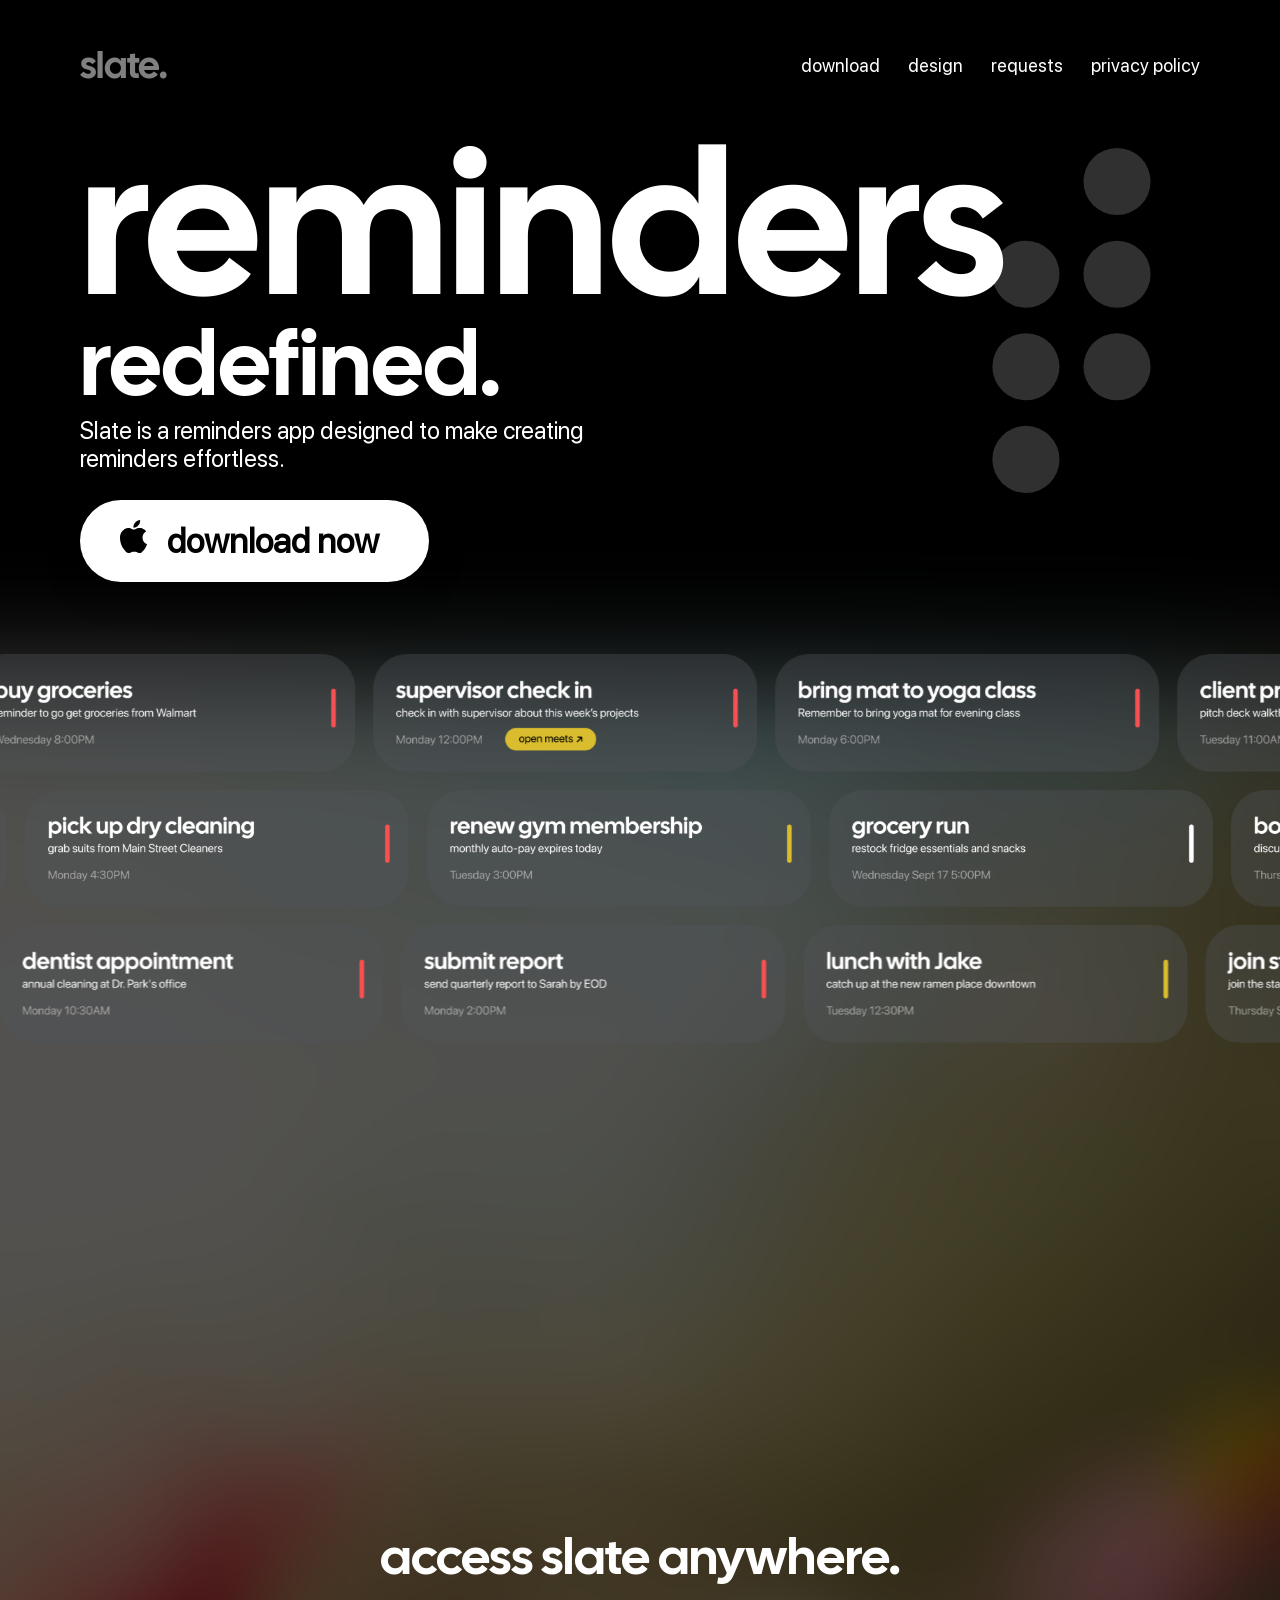
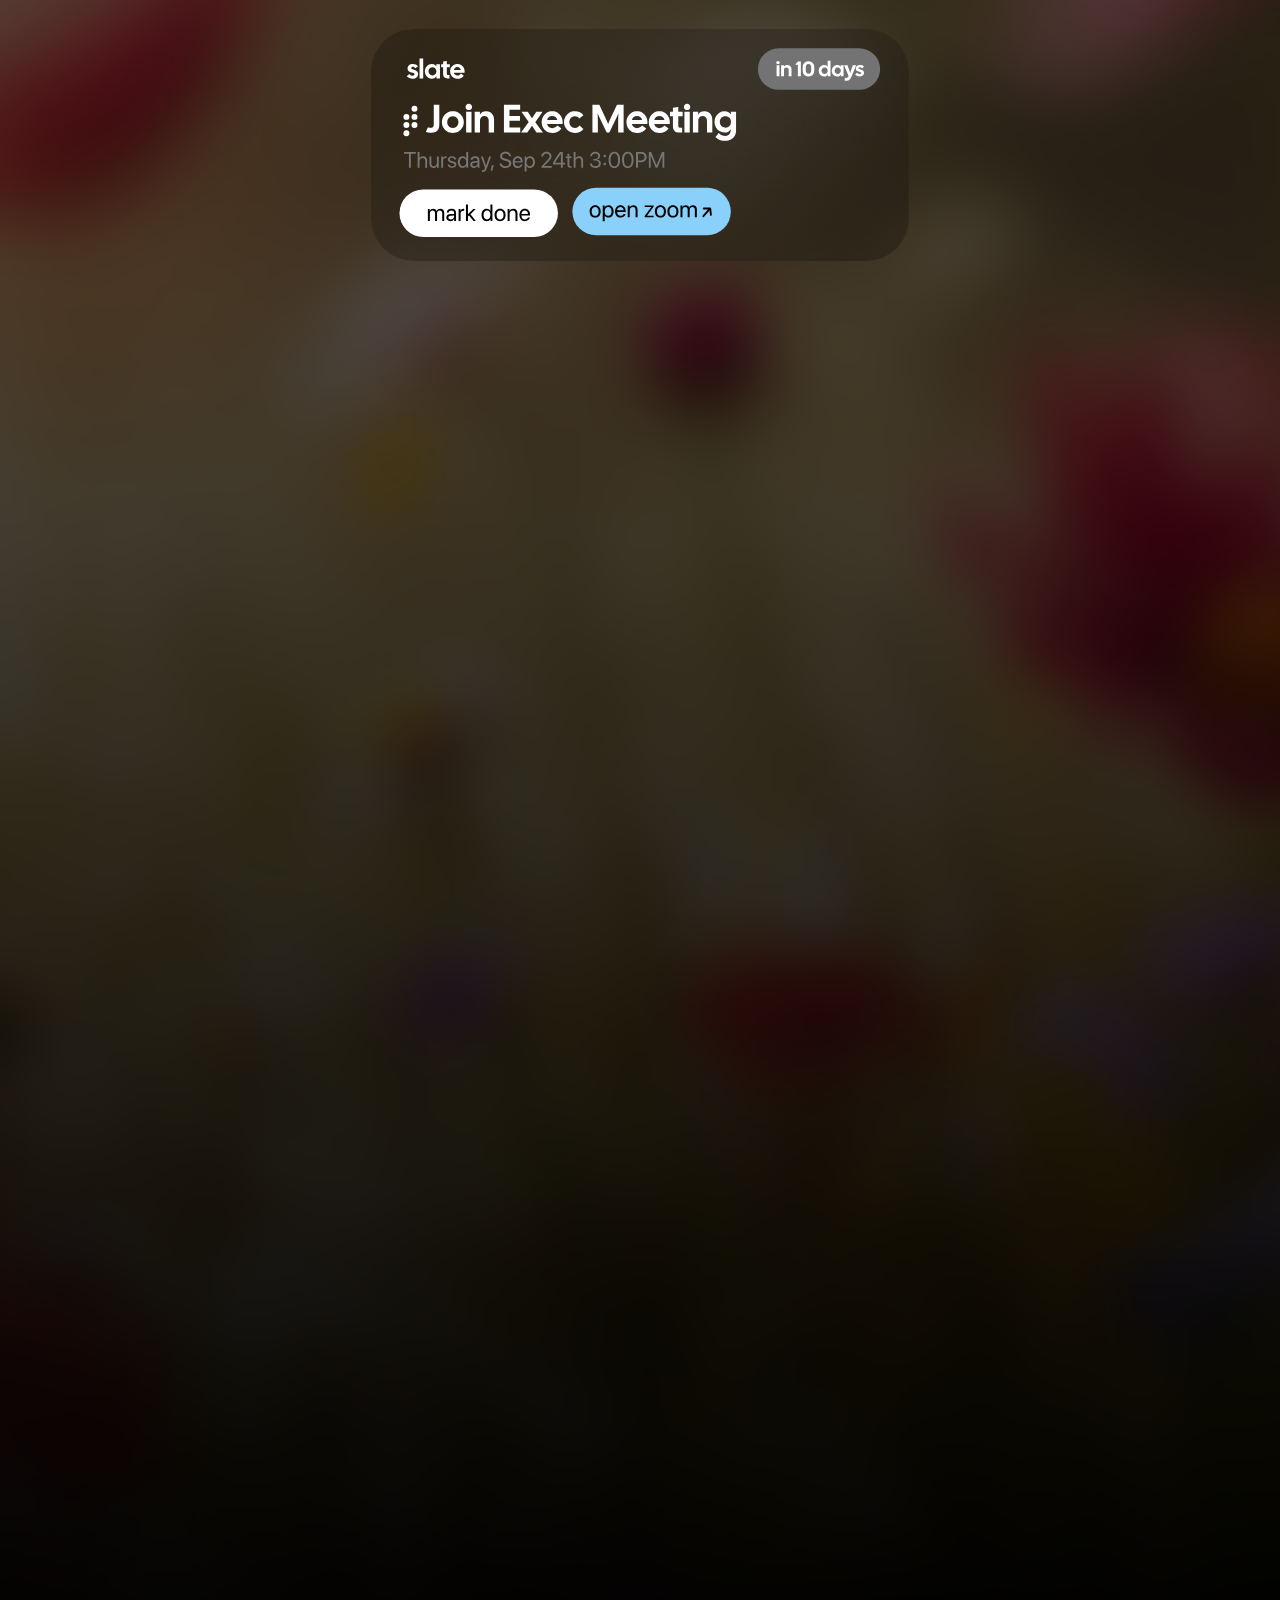
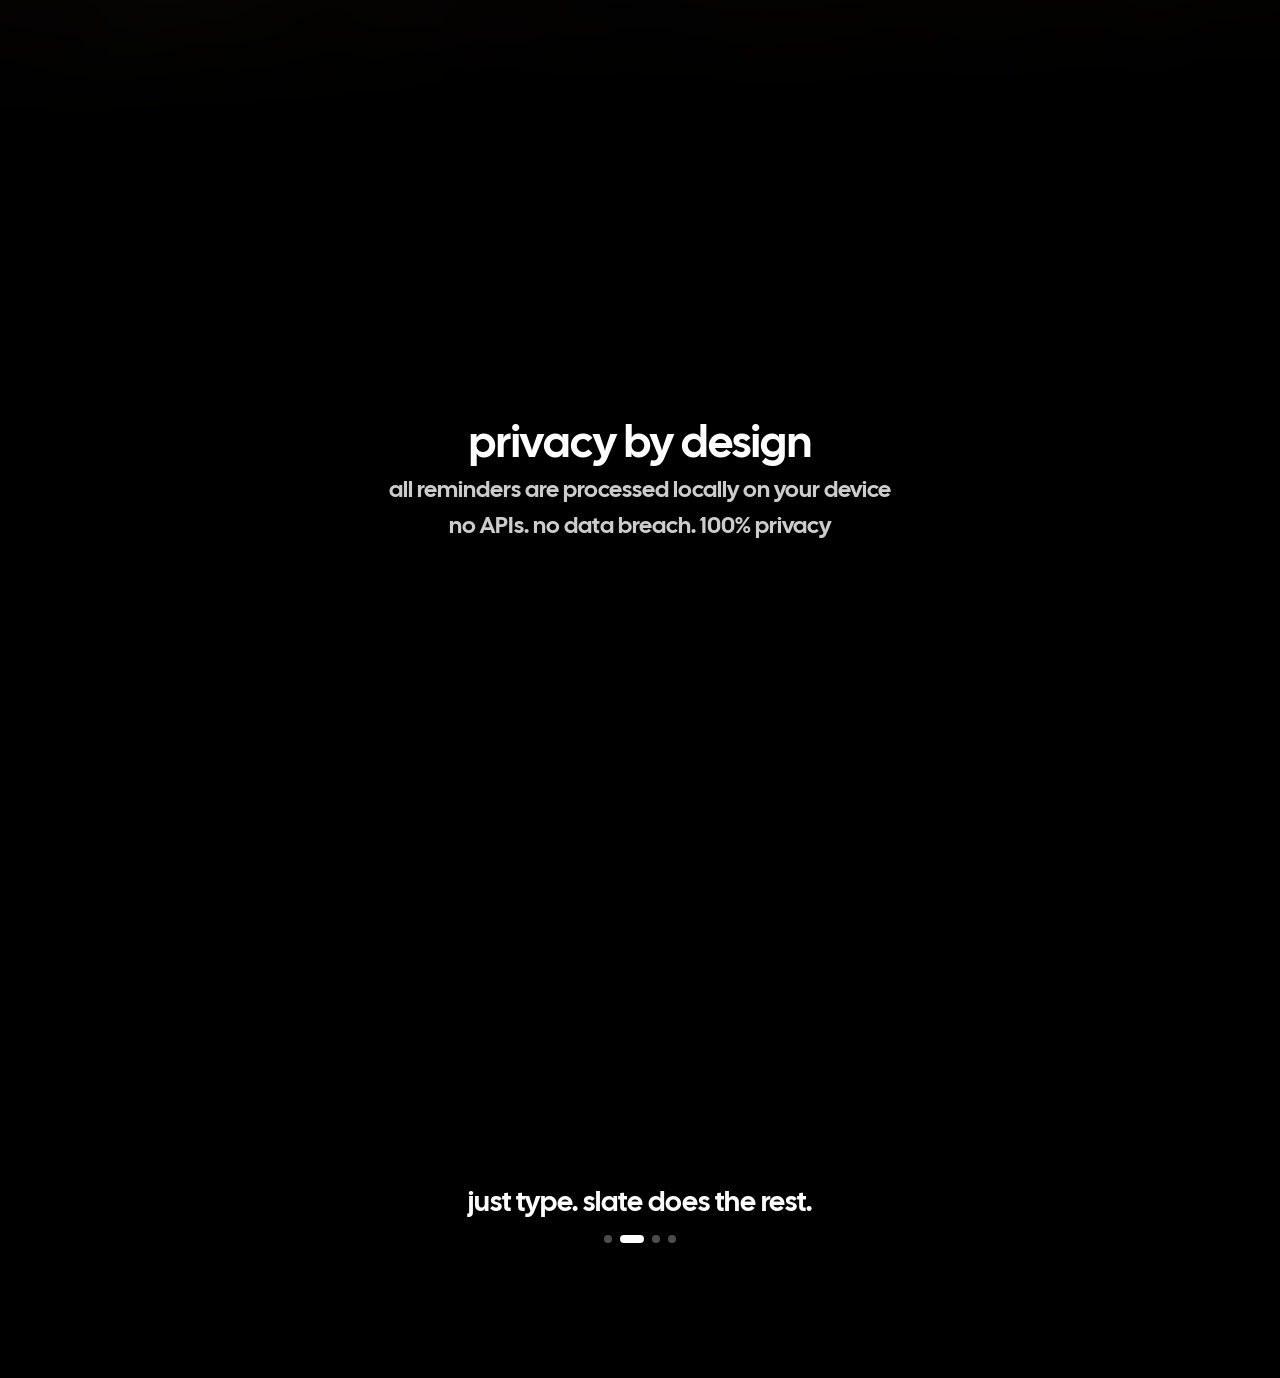
<file: index.html>
<!doctype html>
<html lang="en">
<head>
  <meta charset="utf-8">
  <meta name="viewport" content="width=device-width, initial-scale=1">
  <link rel="icon" type="image/svg+xml" href="assets/slateDotIcon.svg">
  <meta http-equiv="refresh" content="0; url=home.html">
  <title>Slate</title>
</head>
<body>
  <p>Opening <a href="home.html">Slate</a>...</p>
</body>
</html>
</file>
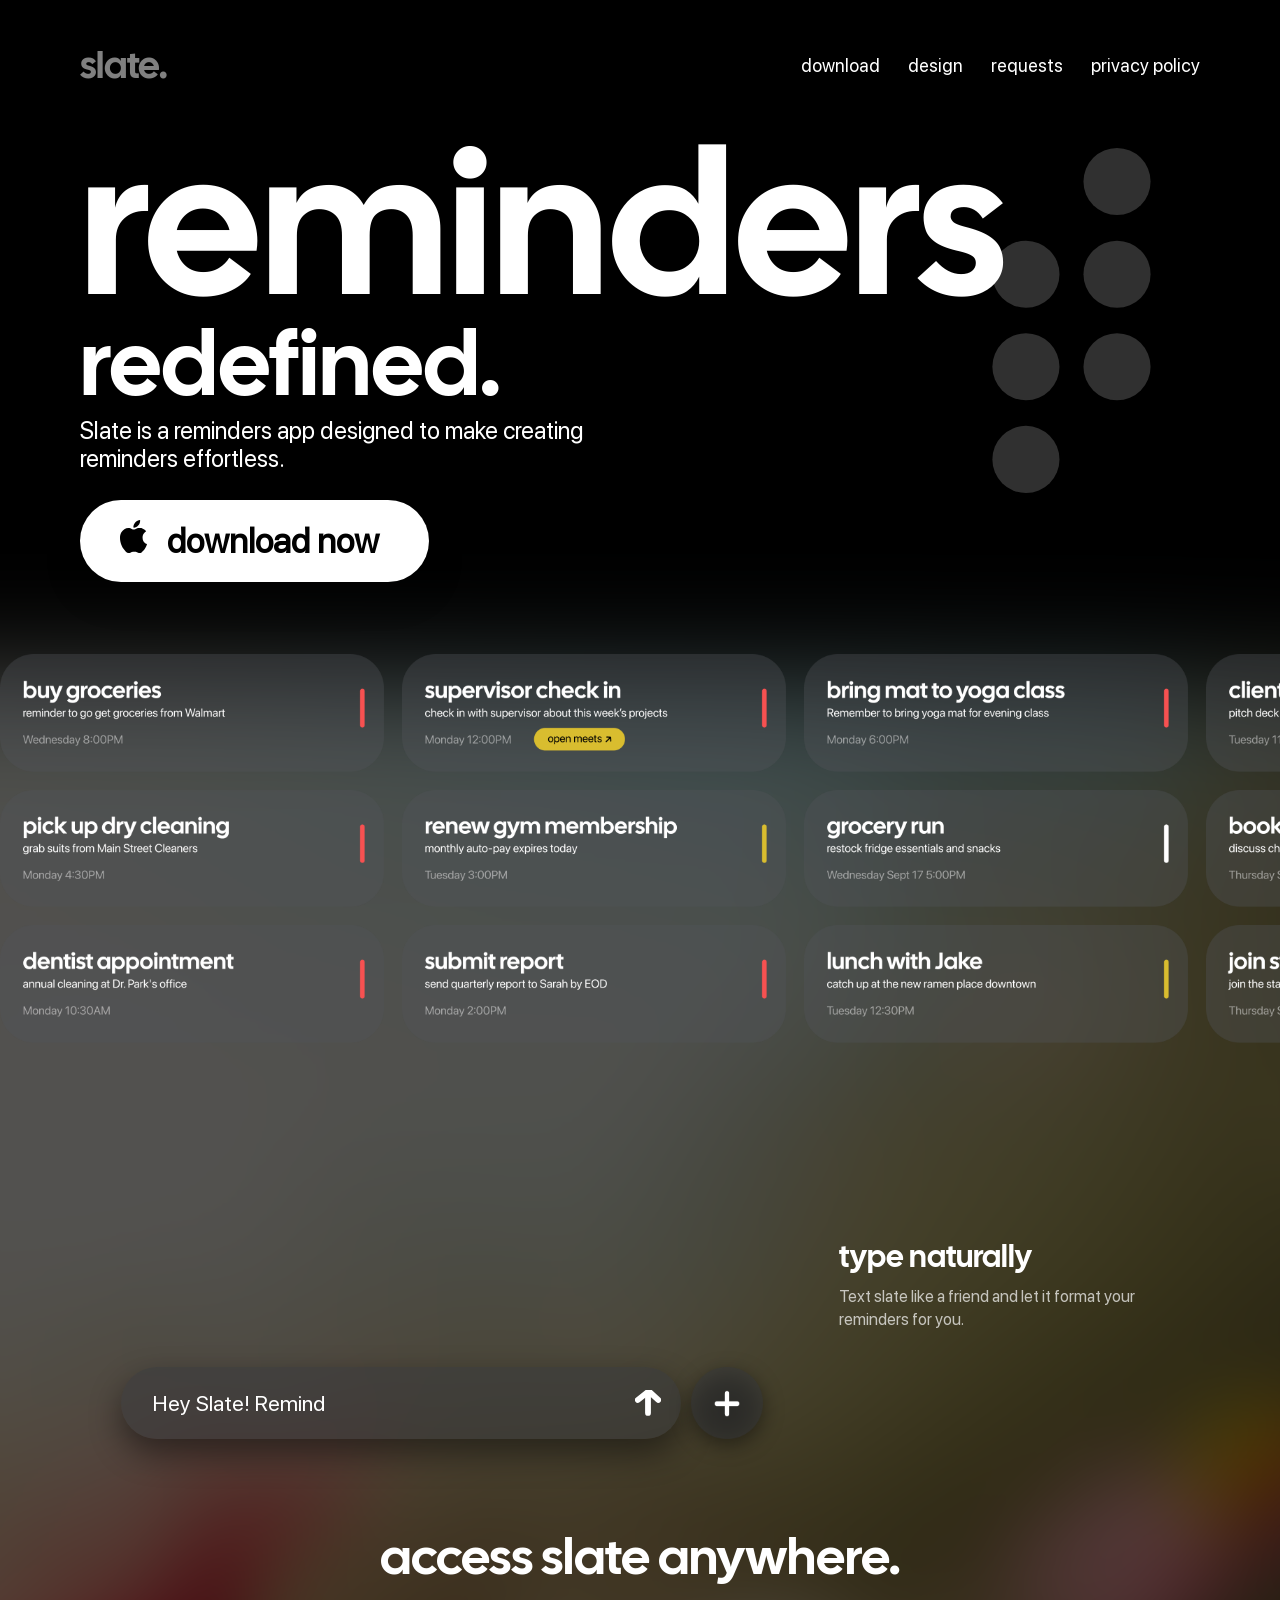
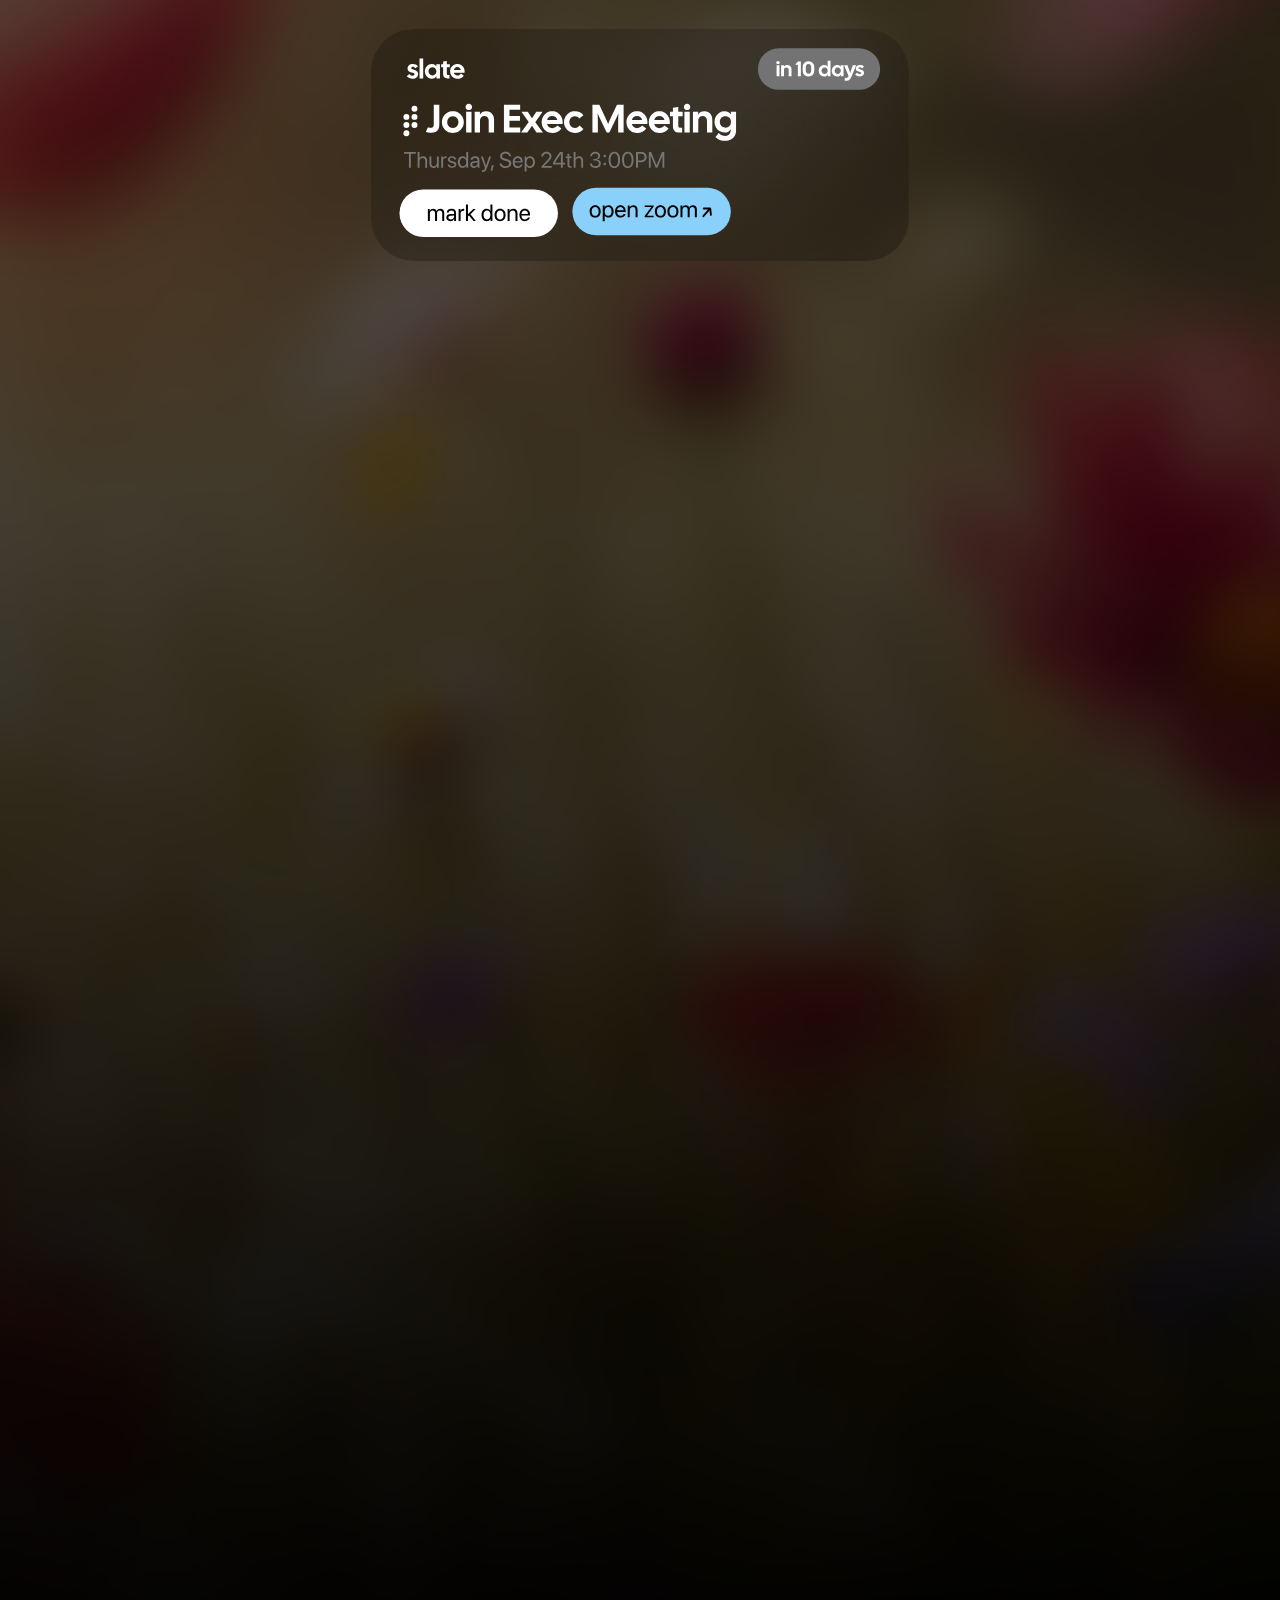
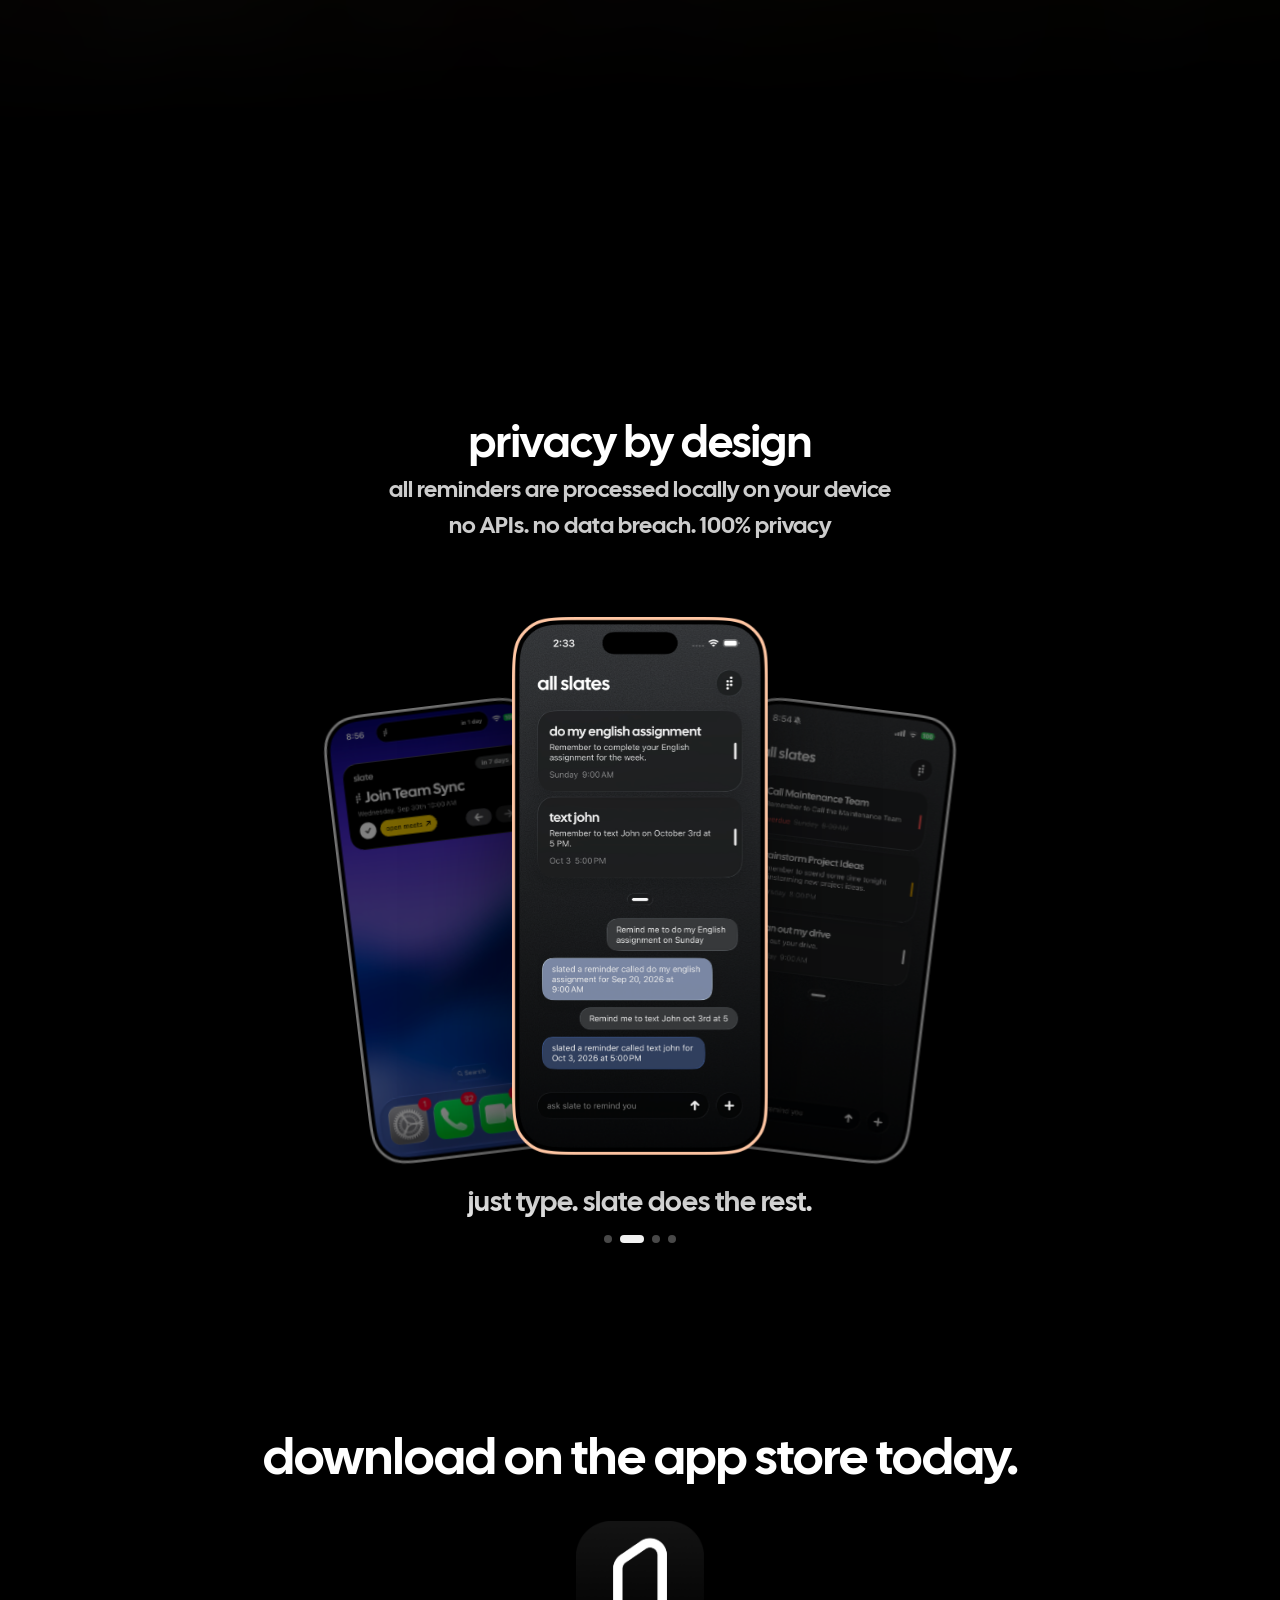
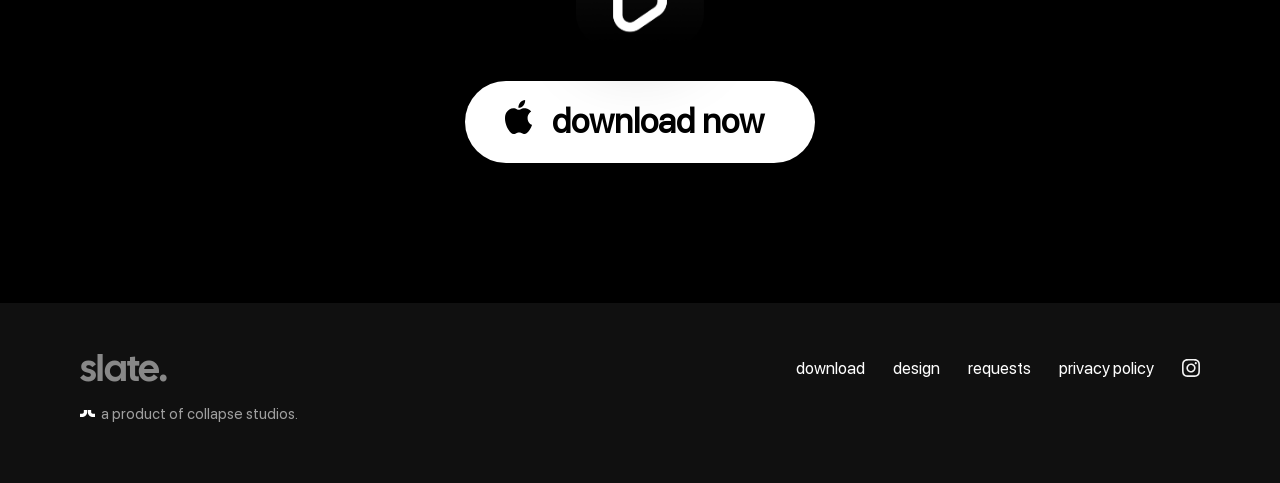
<file: home.html>
<!doctype html>
<html lang="en">
<head>
	<meta charset="utf-8">
	<meta name="viewport" content="width=device-width, initial-scale=1">
	<title>Slate</title>
	<link rel="stylesheet" href="slate.css">
	<link rel="icon" type="image/svg+xml" href="assets/slateDotIcon.svg">
	<style>
		:root {
			background: #000;
		}

		* {
			box-sizing: border-box;
		}

		html,
		body {
			min-height: 100%;
			margin: 0;
			background: #000;
		}

		.home-title {
			position: relative;
			z-index: 1;
			width: max-content;
			margin: 0 80px 0;
			color: #fff;
			font-family: 'Cal Sans', sans-serif;
			line-height: .95;
		}

		.home-title::before {
			--dot-width: clamp(116px, 28.4vw, 400px);
			content: '';
			position: absolute;
			top: 8%;
			left: calc(100% - var(--dot-width) * .32);
			z-index: 0;
			width: var(--dot-width);
			height: clamp(110px, 27vw, 380px);
			background: url('assets/slateDotIcon.svg') center / 100% 100% no-repeat;
			pointer-events: none;
		}

		.home-title strong,
		.home-title span {
			position: relative;
			z-index: 1;
			display: block;
			white-space: nowrap;
			font-weight: 400;
		}

		.home-title strong {
			font-size: clamp(44px, 16vw, 220px);
		}

		.home-title span {
			font-size: clamp(25px, 7.2vw, 105px);
		}

		.home-description {
			position: relative;
			z-index: 1;
			max-width: 520px;
			padding-top: 10px;
			margin: 0 80px 0;
			color: #fff;
			font-family: 'SF Pro Display', sans-serif;
			font-size: clamp(14px, 1.9vw, 24px);
			line-height: 1.15;
		}

		.home-cta {
			position: relative;
			z-index: 1;
			margin: 28px 80px 0;
		}

		.hero-wrapper {
			position: relative;
			/* clip, not hidden, so the sticky widget carousel keeps working */
			overflow-x: clip;
		}

		.hero-bg-clip {
			position: absolute;
			inset: 0;
			z-index: 0;
			overflow: hidden;
		}

		.home-background {
			position: absolute;
			inset: 0;
			display: block;
			width: 100%;
			height: 100%;
			margin: 0;
			object-fit: cover;
			filter: blur(24px);
			transform: scale(1.1);
		}

		.reminder-marquee {
			position: relative;
			z-index: 1;
			display: grid;
			gap: 18px;
			margin-top: 72px;
			overflow: hidden;
			padding-bottom: 24px;
		}

		.reminder-row {
			position: relative;
			z-index: 1;
			display: flex;
			width: max-content;
			animation: scroll-left 78s linear infinite;
		}

		.reminder-row:nth-child(2) {
			animation-name: scroll-right;
			animation-duration: 90s;
		}

		.reminder-row:nth-child(3) {
			animation-duration: 72s;
		}

		.reminder-set {
			display: flex;
			flex-shrink: 0;
			gap: 18px;
			padding-right: 18px;
		}

		.reminder-card {
			display: block;
			width: clamp(280px, 30vw, 460px);
			height: auto;
			object-fit: contain;
		}

		@keyframes scroll-left {
			from { transform: translateX(0); }
			to { transform: translateX(-50%); }
		}

		@keyframes scroll-right {
			from { transform: translateX(-50%); }
			to { transform: translateX(0); }
		}

		@media (prefers-reduced-motion: reduce) {
			.reminder-row {
				animation-play-state: paused;
			}
		}

		.slate-chat-section {
			position: relative;
			z-index: 1;
			display: flex;
			justify-content: center;
			padding: clamp(32px, 5vw, 64px) 24px 60px;
		}

		.chat-showcase {
			display: flex;
			align-items: center;
			gap: clamp(32px, 6vw, 96px);
			--field-width: min(560px, 62vw);
		}

		.slate-chat {
			display: flex;
			flex-direction: column;
			align-items: center;
			padding-top: calc(var(--field-width) * .372 + 28px);
			opacity: 0;
			transition: opacity 1.6s ease-in-out;
		}

		.slate-chat.in-view {
			opacity: 1;
		}

		.chat-description {
			display: flex;
			flex-direction: column;
			gap: 12px;
			max-width: 320px;
			text-align: left;
			opacity: 0;
			transition: opacity 1.8s ease-in-out;
		}

		.chat-description.visible {
			opacity: 1;
		}

		.chat-description-title {
			margin: 0;
			color: #fff;
			font-family: 'Cal Sans', sans-serif;
			font-size: clamp(22px, 2.4vw, 34px);
			font-weight: 400;
			line-height: 1.1;
		}

		.chat-description-text {
			margin: 0;
			color: rgb(255 255 255 / 70%);
			font-family: 'SF Pro Display', sans-serif;
			font-size: clamp(14px, 1.3vw, 18px);
			line-height: 1.35;
		}

		.chat-input-row {
			position: relative;
			display: flex;
			align-items: center;
			gap: clamp(6px, 1vw, 10px);
		}

		.field-column {
			width: var(--field-width);
		}

		.type-field {
			position: relative;
			display: flex;
			align-items: center;
			width: 100%;
			height: clamp(56px, 7.5vw, 72px);
			padding: 0 clamp(56px, 8vw, 72px) 0 clamp(24px, 3vw, 32px);
			border-radius: 999px;
			background: rgb(54 56 60 / 50%);
			box-shadow: 0 14px 32px rgb(0 0 0 / 45%);
		}

		.type-field-text {
			display: block;
			overflow: hidden;
			width: 100%;
			color: #fff;
			font-family: 'SF Pro Display', sans-serif;
			font-size: clamp(15px, 2vw, 22px);
			white-space: nowrap;
			opacity: .5;
			transition: opacity .4s ease-in-out;
		}

		.type-field-text.active {
			opacity: 1;
		}

		.type-field-text.hidden {
			opacity: 0;
		}

		.type-field-caret {
			display: inline-block;
			margin-left: 2px;
			animation: caret-blink 1.6s step-end infinite;
		}

		.type-field-arrow {
			position: absolute;
			top: 50%;
			right: clamp(14px, 2vw, 20px);
			display: flex;
			align-items: center;
			justify-content: center;
			width: clamp(20px, 2.4vw, 26px);
			height: clamp(20px, 2.4vw, 26px);
			padding: 0;
			background: none;
			border: 0;
			opacity: 1;
			transform: translateY(-50%);
			transition: opacity .3s ease-in-out;
		}

		.type-field-arrow.pressed {
			opacity: .35;
		}

		.type-field-arrow svg {
			display: block;
			width: 100%;
			height: 100%;
		}

		.add-button {
			display: block;
			flex-shrink: 0;
			width: clamp(56px, 7.5vw, 72px);
			height: clamp(56px, 7.5vw, 72px);
			filter: drop-shadow(0 6px 10px rgb(0 0 0 / 85%));
		}

		.chat-stack {
			position: absolute;
			left: 0;
			right: 0;
			bottom: calc(100% + 14px);
			display: flex;
			flex-direction: column;
			gap: 14px;
		}

		.chat-bubble {
			display: block;
			width: calc(var(--field-width) * .8);
			max-width: 100%;
			height: auto;
			opacity: 0;
			transform: translateY(16px);
			filter: drop-shadow(0 12px 28px rgb(0 0 0 / 45%));
			transition: opacity .9s ease-in-out, transform .9s ease-in-out;
		}

		.chat-usertext {
			align-self: flex-end;
		}

		.chat-response {
			align-self: flex-start;
		}

		.chat-bubble.visible {
			opacity: 1;
			transform: translateY(0);
		}

		.access-section {
			position: relative;
			z-index: 1;
			padding: 0 24px;
			text-align: center;
		}

		.access-title {
			margin: 0 0 40px;
			color: #fff;
			font-family: 'Cal Sans', sans-serif;
			font-size: clamp(28px, 4vw, 56px);
			font-weight: 400;
		}

		.widget-carousel {
			position: relative;
			height: 220vh;
		}

		.widget-carousel-sticky {
			position: sticky;
			top: 100px;
			display: flex;
			flex-direction: column;
			align-items: center;
			padding-top: 24px;
		}

		.widget-stack {
			position: relative;
			display: flex;
			flex-direction: column;
			gap: 20px;
			/* height cap keeps the fully expanded stack on screen while pinned */
			width: min(clamp(320px, 42vw, 620px), calc(85vh - 215px));
		}

		.widget-card {
			position: relative;
			display: block;
			width: 100%;
			height: auto;
			opacity: 0;
			overflow: hidden;
			transform: translateY(0) scale(.75);
			backdrop-filter: blur(60px);
			-webkit-backdrop-filter: blur(60px);
		}

		.widget-card-2,
		.widget-card-1 {
			border-radius: 7.9% / 18.34%;
		}

		.widget-card-notification {
			border-radius: 8.46% / 34.44%;
		}

		.widget-card-2 {
			opacity: 1;
			z-index: 3;
			transform: translateY(0) scale(1);
		}

		.widget-card-1 {
			z-index: 2;
		}

		.widget-card-notification {
			z-index: 1;
		}

		.privacy-section {
			position: relative;
			z-index: 1;
			display: flex;
			justify-content: center;
			padding: 140px 24px 80px;
		}

		.privacy-points {
			display: flex;
			flex-direction: column;
			align-items: center;
			gap: 12px;
			max-width: 560px;
			text-align: center;
		}

		.privacy-point {
			margin: 0;
			color: #fff;
			font-family: 'Cal Sans', sans-serif;
			font-weight: 400;
			line-height: 1.05;
		}

		.privacy-point:first-child {
			font-size: clamp(28px, 3.4vw, 46px);
		}

		.privacy-point:not(:first-child) {
			font-size: clamp(18px, 1.8vw, 26px);
			color: rgb(255 255 255 / 80%);
		}

		.screens-section {
			position: relative;
			z-index: 1;
			display: flex;
			flex-direction: column;
			align-items: center;
			gap: 28px;
			padding: 0 24px 40px;
			overflow-x: clip;
		}

		.screens-deck {
			--phone-width: clamp(200px, 20vw, 290px);
			--fan-offset: 62%;
			position: relative;
			width: calc(var(--phone-width) * 2.6);
			max-width: 100%;
			height: calc(var(--phone-width) * 2.1);
			touch-action: pan-y;
		}

		.screen-phone {
			position: absolute;
			top: 0;
			left: 50%;
			width: var(--phone-width);
			margin-left: calc(var(--phone-width) / -2);
			padding: 0;
			background: none;
			border: 0;
			border-radius: 14% / 6.6%;
			cursor: pointer;
			opacity: 0;
			transform: scale(.9);
			transform-origin: 50% 100%;
			-webkit-tap-highlight-color: transparent;
			transition: transform .8s cubic-bezier(.22, .8, .24, 1), opacity .8s ease, filter .8s ease;
		}

		.screen-phone:focus-visible {
			outline: 2px solid #fff;
			outline-offset: 6px;
		}

		.screen-phone img {
			display: block;
			width: 100%;
			height: auto;
			filter: drop-shadow(0 24px 48px rgb(0 0 0 / 55%));
			transform: perspective(1000px) rotateX(var(--tilt-x, 0deg)) rotateY(var(--tilt-y, 0deg));
			transition: transform .35s ease-out;
			-webkit-user-drag: none;
			user-select: none;
		}

		.screens-deck.in-view .screen-phone {
			opacity: 1;
		}

		.screens-deck.in-view .screen-phone[data-pos="center"] {
			z-index: 3;
			transform: none;
		}

		.screens-deck.in-view .screen-phone[data-pos="left"],
		.screens-deck.in-view .screen-phone[data-pos="right"] {
			z-index: 2;
			filter: brightness(.5);
		}

		.screens-deck.in-view .screen-phone[data-pos="left"] {
			transform: translateX(calc(var(--fan-offset) * -1)) scale(.84) rotate(-7deg);
		}

		.screens-deck.in-view .screen-phone[data-pos="right"] {
			transform: translateX(var(--fan-offset)) scale(.84) rotate(7deg);
		}

		.screens-deck.in-view .screen-phone[data-pos="hidden"] {
			z-index: 1;
			opacity: 0;
		}

		@media (hover: hover) {
			.screens-deck.in-view .screen-phone[data-pos="left"]:hover,
			.screens-deck.in-view .screen-phone[data-pos="right"]:hover {
				filter: brightness(.75);
			}
		}

		.screens-caption {
			min-height: 1.2em;
			margin: 0;
			color: #fff;
			font-family: 'Cal Sans', sans-serif;
			font-size: clamp(20px, 2.2vw, 30px);
			font-weight: 400;
			text-align: center;
			transition: opacity .25s ease;
		}

		.screens-caption.is-changing {
			opacity: 0;
		}

		.screens-dots {
			display: flex;
			gap: 8px;
			margin-top: -12px;
		}

		.screens-dot {
			width: 8px;
			height: 8px;
			padding: 0;
			background: rgb(255 255 255 / 30%);
			border: 0;
			border-radius: 999px;
			cursor: pointer;
			transition: width .3s ease, background-color .3s ease;
		}

		.screens-dot.is-active {
			width: 24px;
			background: #fff;
		}

		.download-section {
			position: relative;
			z-index: 1;
			display: flex;
			flex-direction: column;
			align-items: center;
			gap: 32px;
			padding: 140px 24px;
			text-align: center;
		}

		.download-title {
			margin: 0;
			color: #fff;
			font-family: 'Cal Sans', sans-serif;
			font-size: clamp(28px, 4vw, 56px);
			font-weight: 400;
		}

		.download-icon {
			display: block;
			width: clamp(96px, 10vw, 140px);
			height: auto;
			filter: drop-shadow(0 16px 32px rgb(0 0 0 / 45%));
		}

		/* Figma frame 783:51 values, in px at a 35px label; --px scales them down with the label */
		.download-button {
			--px: calc(1em / 35);
			display: inline-flex;
			align-items: flex-start;
			gap: calc(19.881 * var(--px));
			height: calc(82 * var(--px));
			padding: calc(19.547 * var(--px)) calc(50.316 * var(--px)) calc(20.453 * var(--px)) calc(39.803 * var(--px));
			background: #fff;
			border-radius: 999px;
			font-size: clamp(20px, 2.75vw, 35px);
			text-decoration: none;
			box-shadow: 0 14px 32px rgb(0 0 0 / 35%);
		}

		.download-button:hover {
			opacity: .85;
		}

		.download-apple-logo {
			display: block;
			width: auto;
			height: .95em;
		}

		.download-button-text {
			color: #000;
			font-family: 'SF Pro Display', sans-serif;
			font-weight: 800;
			line-height: 1.2;
		}

		@keyframes caret-blink {
			0%, 49% { opacity: 1; }
			50%, 100% { opacity: 0; }
		}

		@media (prefers-reduced-motion: reduce) {
			.slate-chat,
			.type-field-text,
			.type-field-arrow,
			.chat-bubble,
			.chat-description {
				transition: none;
			}

			.type-field-caret {
				animation: none;
			}

			.screen-phone,
			.screen-phone img,
			.screens-caption,
			.screens-dot {
				transition: none;
			}

			.widget-carousel {
				height: auto;
			}

			.widget-carousel-sticky {
				position: static;
				height: auto;
				padding: 40px 0;
			}

			.widget-card {
				opacity: 1 !important;
				transform: none !important;
			}
		}

		@media (max-width: 900px) {
			.chat-showcase {
				flex-direction: column;
				gap: 32px;
			}

			.chat-description {
				align-items: flex-start;
				max-width: 68vw;
			}

			.privacy-points {
				max-width: 90vw;
			}
		}

		@media (max-width: 640px) {
			.chat-showcase {
				--field-width: 68vw;
			}
		}

		@media (max-width: 640px) {
			.widget-carousel-sticky {
				top: 65px;
			}

			.home-title {
				margin-right: 30px;
				margin-left: 30px;
			}

			.home-title::before {
				display: none;
			}

			.home-description {
				margin-right: 30px;
				margin-left: 30px;
			}

			.home-cta {
				margin: 22px 30px 0;
			}

			.reminder-marquee {
				display: grid;
				gap: 12px;
				margin-top: 48px;
			}

			.reminder-row:nth-child(3) {
				display: none;
			}

			.reminder-set {
				gap: 12px;
				padding-right: 12px;
			}

			.reminder-card {
				width: 210px;
			}

			.screens-deck {
				--phone-width: 46vw;
				--fan-offset: 40%;
			}
		}
	</style>
</head>
<body>
	<nav class="site-nav" aria-label="Main navigation">
		<a class="site-brand" href="home.html">slate.</a>
		<button class="site-menu-toggle" type="button" aria-expanded="false" aria-controls="site-links" aria-label="Open menu">
			<span class="site-menu-bar"></span>
			<span class="site-menu-bar"></span>
		</button>
		<div class="site-links" id="site-links">
			<a href="https://apps.apple.com/us/app/slate-reminders/id6813649205">download</a>
			<a href="design.html">design</a>
			<a href="#requests">requests</a>
			<a href="privacy-policy.html">privacy policy</a>
		</div>
	</nav>
	<div class="hero-wrapper">
		<div class="hero-bg-clip">
			<img class="home-background" src="assets/homeBackground.png" alt="">
		</div>
		<h1 class="home-title"><strong>reminders</strong><span>redefined.</span></h1>
	<p class="home-description">Slate is a reminders app designed to make creating reminders effortless.</p>
	<div class="home-cta">
		<a class="download-button" href="https://apps.apple.com/us/app/slate-reminders/id6813649205">
			<img class="download-apple-logo" src="assets/appleLogo.svg" alt="">
			<span class="download-button-text">download now</span>
		</a>
	</div>
	<section class="reminder-marquee" aria-label="Reminder card examples">
		<div class="reminder-row">
			<div class="reminder-set">
				<img class="reminder-card" src="assets/row1-1.png" alt="">
				<img class="reminder-card" src="assets/row1-2.png" alt="">
				<img class="reminder-card" src="assets/row1-3.png" alt="">
				<img class="reminder-card" src="assets/row1-4.png" alt="">
				<img class="reminder-card" src="assets/row1-5.png" alt="">
				<img class="reminder-card" src="assets/row1-6.png" alt="">
			</div>
			<div class="reminder-set" aria-hidden="true">
				<img class="reminder-card" src="assets/row1-1.png" alt="">
				<img class="reminder-card" src="assets/row1-2.png" alt="">
				<img class="reminder-card" src="assets/row1-3.png" alt="">
				<img class="reminder-card" src="assets/row1-4.png" alt="">
				<img class="reminder-card" src="assets/row1-5.png" alt="">
				<img class="reminder-card" src="assets/row1-6.png" alt="">
			</div>
		</div>
		<div class="reminder-row">
			<div class="reminder-set">
				<img class="reminder-card" src="assets/row2-1.png" alt="">
				<img class="reminder-card" src="assets/row2-2.png" alt="">
				<img class="reminder-card" src="assets/row2-3.png" alt="">
				<img class="reminder-card" src="assets/row2-4.png" alt="">
				<img class="reminder-card" src="assets/row2-5.png" alt="">
				<img class="reminder-card" src="assets/row2-6.png" alt="">
			</div>
			<div class="reminder-set" aria-hidden="true">
				<img class="reminder-card" src="assets/row2-1.png" alt="">
				<img class="reminder-card" src="assets/row2-2.png" alt="">
				<img class="reminder-card" src="assets/row2-3.png" alt="">
				<img class="reminder-card" src="assets/row2-4.png" alt="">
				<img class="reminder-card" src="assets/row2-5.png" alt="">
				<img class="reminder-card" src="assets/row2-6.png" alt="">
			</div>
		</div>
		<div class="reminder-row">
			<div class="reminder-set">
				<img class="reminder-card" src="assets/row3-1.png" alt="">
				<img class="reminder-card" src="assets/row3-2.png" alt="">
				<img class="reminder-card" src="assets/row3-3.png" alt="">
				<img class="reminder-card" src="assets/row3-4.png" alt="">
				<img class="reminder-card" src="assets/row3-5.png" alt="">
				<img class="reminder-card" src="assets/row3-6.png" alt="">
			</div>
			<div class="reminder-set" aria-hidden="true">
				<img class="reminder-card" src="assets/row3-1.png" alt="">
				<img class="reminder-card" src="assets/row3-2.png" alt="">
				<img class="reminder-card" src="assets/row3-3.png" alt="">
				<img class="reminder-card" src="assets/row3-4.png" alt="">
				<img class="reminder-card" src="assets/row3-5.png" alt="">
				<img class="reminder-card" src="assets/row3-6.png" alt="">
			</div>
		</div>
	</section>
	<section class="slate-chat-section">
		<div class="chat-showcase">
			<div class="slate-chat" aria-hidden="true">
				<div class="chat-input-row">
					<div class="chat-stack">
						<img class="chat-bubble chat-usertext" src="assets/userText.png" alt="">
						<img class="chat-bubble chat-response" src="assets/userResponse.png" alt="">
					</div>
					<div class="field-column">
						<div class="type-field">
							<span class="type-field-text">ask Slate to remind you<span class="type-field-caret">_</span></span>
							<button class="type-field-arrow" type="button" tabindex="-1" aria-hidden="true">
								<svg viewBox="-10 -10 200.6 228" fill="none" xmlns="http://www.w3.org/2000/svg">
									<path d="M90.3 191.368V14.247" stroke="white" stroke-width="50.9657" stroke-linecap="round"/>
									<path d="M180.09 77.046L97.49 0.865L0.49 77.046" stroke="white" stroke-width="50.9657" stroke-linecap="round"/>
								</svg>
							</button>
						</div>
					</div>
					<img class="add-button" src="assets/manual add.png" alt="">
				</div>
			</div>
			<div class="chat-description">
				<h3 class="chat-description-title">type naturally</h3>
				<p class="chat-description-text">Text slate like a friend and let it format your reminders for you.</p>
			</div>
		</div>
	</section>
	<section class="access-section">
		<div class="widget-carousel">
			<div class="widget-carousel-sticky">
				<h2 class="access-title">access slate anywhere.</h2>
				<div class="widget-stack">
					<img class="widget-card widget-card-2" src="assets/slateWidget2.svg" alt="Slate widget">
					<img class="widget-card widget-card-1" src="assets/slateWidget1.svg" alt="Slate widget">
					<img class="widget-card widget-card-notification" src="assets/slateNotification.svg" alt="Slate notification">
				</div>
			</div>
		</div>
	</section>
	</div>
	<section class="privacy-section">
		<div class="privacy-points">
			<p class="privacy-point">privacy by design</p>
			<p class="privacy-point">all reminders are processed locally on your device</p>
			<p class="privacy-point">no APIs. no data breach. 100% privacy</p>
		</div>
	</section>
	<section class="screens-section" aria-label="Slate app screens">
		<div class="screens-deck">
			<button class="screen-phone" type="button" data-caption="your next slate, right on your home screen.">
				<img src="assets/Group 155.png" alt="Slate widget on an iPhone home screen" draggable="false">
			</button>
			<button class="screen-phone" type="button" data-caption="just type. slate does the rest.">
				<img src="assets/iPhone MockUp.png" alt="Creating reminders by chatting with Slate" draggable="false">
			</button>
			<button class="screen-phone" type="button" data-caption="every slate, at a glance.">
				<img src="assets/Group 156.png" alt="All slates list in the Slate app" draggable="false">
			</button>
			<button class="screen-phone" type="button" data-caption="or add one manually, anytime.">
				<img src="assets/Group 157.png" alt="Adding a custom reminder in the Slate app" draggable="false">
			</button>
		</div>
		<p class="screens-caption" aria-live="polite">just type. slate does the rest.</p>
		<div class="screens-dots">
			<button class="screens-dot" type="button" aria-label="Show home screen widget"></button>
			<button class="screens-dot" type="button" aria-label="Show chatting with Slate"></button>
			<button class="screens-dot" type="button" aria-label="Show all slates"></button>
			<button class="screens-dot" type="button" aria-label="Show manual reminder"></button>
		</div>
	</section>
	<section class="download-section" id="download">
		<h2 class="download-title">download on the app store today.</h2>
		<img class="download-icon" src="assets/slateAppStoreIcon.png" alt="Slate app icon">
		<a class="download-button" href="https://apps.apple.com/us/app/slate-reminders/id6813649205">
			<img class="download-apple-logo" src="assets/appleLogo.svg" alt="">
			<span class="download-button-text">download now</span>
		</a>
	</section>
	<footer class="site-footer">
		<a class="footer-brand" href="home.html">slate.</a>
		<div class="footer-content">
			<div class="footer-attribution">
				<img src="assets/collapse icon.svg" alt="Collapse Studios">
				<span>a product of collapse studios.</span>
			</div>
			<nav class="footer-links" aria-label="Footer navigation">
				<a href="#download">download</a>
				<a href="design.html">design</a>
				<a href="#requests">requests</a>
				<a href="privacy-policy.html">privacy policy</a>
				<a class="footer-instagram" href="https://www.instagram.com/slatereminders?stkn=MWJ2Mzd3cmprMjFleA==&amp;utm_source=qr" aria-label="Slate on Instagram">
					<img src="assets/instagram-icon.svg" alt="">
				</a>
			</nav>
		</div>
	</footer>
	<script src="nav.js"></script>
	<script>
		(function () {
			var placeholder = 'ask Slate to remind you';
			var message = 'Hey Slate! Remind me to pick up my project equipment tomorrow afternoon.';
			var scrollTrigger = 50;
			var typingScrollTrigger = 50;
			var played = false;
			var typingStarted = false;
			var revealScrollY = null;
			var descriptionScrollY = null;

			var chat = document.querySelector('.slate-chat');
			var textEl = document.querySelector('.type-field-text');
			var caretEl = document.querySelector('.type-field-caret');
			var arrowEl = document.querySelector('.type-field-arrow');
			var userTextEl = document.querySelector('.chat-usertext');
			var userResponseEl = document.querySelector('.chat-response');
			var descriptionEl = document.querySelector('.chat-description');

			if (!chat) return;

			var reduceMotion = window.matchMedia('(prefers-reduced-motion: reduce)').matches;

			function sleep(ms) {
				return new Promise(function (resolve) { setTimeout(resolve, ms); });
			}

			function setText(text) {
				textEl.textContent = text;
				textEl.appendChild(caretEl);
			}

			function typeText(text, speed) {
				return new Promise(function (resolve) {
					textEl.textContent = '';
					var i = 0;
					(function step() {
						textEl.textContent = text.slice(0, i);
						textEl.scrollLeft = textEl.scrollWidth;
						i++;
						if (i <= text.length) {
							setTimeout(step, speed);
						} else {
							resolve();
						}
					})();
				});
			}

			function runTypingSequence() {
				(async function () {
					textEl.classList.add('active');
					await typeText(message, 32);

					await sleep(350);
					arrowEl.classList.add('pressed');
					await sleep(180);
					arrowEl.classList.remove('pressed');

					textEl.classList.remove('active');
					textEl.classList.add('hidden');
					await sleep(220);
					setText(placeholder);
					textEl.classList.remove('hidden');
					await sleep(220);

					await sleep(300);
					userTextEl.classList.add('visible');

					await sleep(400);
					userResponseEl.classList.add('visible');
				})();
			}

			function showDescription() {
				descriptionEl.classList.add('visible');
				descriptionScrollY = window.scrollY;
				window.addEventListener('scroll', onScrollForTyping, { passive: true });
				checkTypingTrigger();
			}

			function playSequence() {
				if (reduceMotion) {
					setText(message);
					textEl.classList.add('active');
					userTextEl.classList.add('visible');
					userResponseEl.classList.add('visible');
					descriptionEl.classList.add('visible');
					return;
				}

				showDescription();
			}

			var observer = new IntersectionObserver(function (entries) {
				entries.forEach(function (entry) {
					if (entry.isIntersecting) {
						chat.classList.add('in-view');
						if (revealScrollY === null) {
							revealScrollY = window.scrollY;
						}
					}
				});
			}, { threshold: 0.3 });

			observer.observe(chat);

			function checkTypingTrigger() {
				if (typingStarted || descriptionScrollY === null) return;
				var atMaxScroll = (window.innerHeight + window.scrollY) >= (document.documentElement.scrollHeight - 1);
				if (window.scrollY - descriptionScrollY >= typingScrollTrigger || atMaxScroll) {
					typingStarted = true;
					window.removeEventListener('scroll', onScrollForTyping);
					runTypingSequence();
				}
			}

			function onScrollForTyping() {
				checkTypingTrigger();
			}

			function onScroll() {
				if (played || revealScrollY === null) return;
				var atMaxScroll = (window.innerHeight + window.scrollY) >= (document.documentElement.scrollHeight - 1);
				if (window.scrollY - revealScrollY >= scrollTrigger || atMaxScroll) {
					played = true;
					window.removeEventListener('scroll', onScroll);
					playSequence();
				}
			}

			window.addEventListener('scroll', onScroll, { passive: true });
		})();

		(function () {
			var wrapper = document.querySelector('.widget-carousel');
			var widget2 = document.querySelector('.widget-card-2');
			var widget1 = document.querySelector('.widget-card-1');
			var notification = document.querySelector('.widget-card-notification');

			if (!wrapper || !widget2 || !widget1 || !notification) return;

			if (window.matchMedia('(prefers-reduced-motion: reduce)').matches) return;

			var ticking = false;

			function update() {
				ticking = false;
				var rect = wrapper.getBoundingClientRect();
				var scrollable = rect.height - window.innerHeight;
				var progress = scrollable > 0 ? (-rect.top) / scrollable : 0;
				progress = Math.min(1, Math.max(0, progress));

				var scale = 0.75 + 0.25 * progress;
				var offset1 = widget1.offsetTop;
				var offsetN = notification.offsetTop;

				widget1.style.transform = 'translateY(' + (-offset1 * (1 - progress)) + 'px) scale(' + scale + ')';
				widget1.style.opacity = String(progress);

				notification.style.transform = 'translateY(' + (-offsetN * (1 - progress)) + 'px) scale(' + scale + ')';
				notification.style.opacity = String(progress);
			}

			function onScroll() {
				if (!ticking) {
					ticking = true;
					requestAnimationFrame(update);
				}
			}

			window.addEventListener('scroll', onScroll, { passive: true });
			window.addEventListener('resize', onScroll);
			update();
		})();

		(function () {
			var deck = document.querySelector('.screens-deck');
			var caption = document.querySelector('.screens-caption');

			if (!deck || !caption) return;

			var phones = Array.prototype.slice.call(deck.querySelectorAll('.screen-phone'));
			var dots = Array.prototype.slice.call(document.querySelectorAll('.screens-dot'));
			var count = phones.length;
			var active = 1;
			var autoTimer = null;
			var captionTimer = null;
			var userInteracted = false;
			var hovering = false;
			var inView = false;
			var swiped = false;
			var startX = null;

			var reduceMotion = window.matchMedia('(prefers-reduced-motion: reduce)').matches;
			var canTilt = !reduceMotion && window.matchMedia('(hover: hover) and (pointer: fine)').matches;

			function setCaption(text) {
				if (caption.textContent === text) return;
				if (reduceMotion) {
					caption.textContent = text;
					return;
				}
				clearTimeout(captionTimer);
				caption.classList.add('is-changing');
				captionTimer = setTimeout(function () {
					caption.textContent = text;
					caption.classList.remove('is-changing');
				}, 250);
			}

			function resetTilt() {
				phones.forEach(function (phone) {
					phone.style.removeProperty('--tilt-x');
					phone.style.removeProperty('--tilt-y');
				});
			}

			function render() {
				phones.forEach(function (phone, i) {
					var offset = (i - active + count) % count;
					var pos = offset === 0 ? 'center' : offset === 1 ? 'right' : offset === count - 1 ? 'left' : 'hidden';
					phone.dataset.pos = pos;
					phone.setAttribute('aria-current', offset === 0 ? 'true' : 'false');
				});
				dots.forEach(function (dot, i) {
					dot.classList.toggle('is-active', i === active);
					dot.setAttribute('aria-current', i === active ? 'true' : 'false');
				});
				setCaption(phones[active].dataset.caption);
			}

			function go(index) {
				active = (index + count) % count;
				resetTilt();
				render();
			}

			function stopAuto() {
				clearInterval(autoTimer);
				autoTimer = null;
			}

			function startAuto() {
				if (reduceMotion || userInteracted || hovering || !inView || autoTimer) return;
				autoTimer = setInterval(function () { go(active + 1); }, 4500);
			}

			function interact(index) {
				userInteracted = true;
				stopAuto();
				go(index);
			}

			phones.forEach(function (phone, i) {
				phone.addEventListener('click', function () {
					if (swiped) {
						swiped = false;
						return;
					}
					interact(i === active ? active + 1 : i);
				});
			});

			dots.forEach(function (dot, i) {
				dot.addEventListener('click', function () { interact(i); });
			});

			deck.addEventListener('keydown', function (event) {
				if (event.key === 'ArrowLeft') {
					event.preventDefault();
					interact(active - 1);
				} else if (event.key === 'ArrowRight') {
					event.preventDefault();
					interact(active + 1);
				}
			});

			deck.addEventListener('pointerdown', function (event) {
				startX = event.clientX;
				swiped = false;
			});

			deck.addEventListener('pointerup', function (event) {
				if (startX === null) return;
				var dx = event.clientX - startX;
				startX = null;
				if (Math.abs(dx) > 40) {
					swiped = true;
					interact(dx < 0 ? active + 1 : active - 1);
				}
			});

			deck.addEventListener('pointercancel', function () {
				startX = null;
			});

			deck.addEventListener('mouseenter', function () {
				hovering = true;
				stopAuto();
			});

			deck.addEventListener('mouseleave', function () {
				hovering = false;
				resetTilt();
				startAuto();
			});

			if (canTilt) {
				deck.addEventListener('pointermove', function (event) {
					var phone = phones[active];
					var rect = phone.getBoundingClientRect();
					var x = (event.clientX - rect.left) / rect.width - .5;
					var y = (event.clientY - rect.top) / rect.height - .5;
					if (Math.abs(x) > .5 || Math.abs(y) > .5) {
						resetTilt();
						return;
					}
					phone.style.setProperty('--tilt-x', (-y * 10) + 'deg');
					phone.style.setProperty('--tilt-y', (x * 14) + 'deg');
				});
			}

			render();

			var observer = new IntersectionObserver(function (entries) {
				entries.forEach(function (entry) {
					inView = entry.isIntersecting;
					if (inView) {
						deck.classList.add('in-view');
						startAuto();
					} else {
						stopAuto();
					}
				});
			}, { threshold: 0.4 });

			observer.observe(deck);
		})();
	</script>
</body>
</html>
</file>
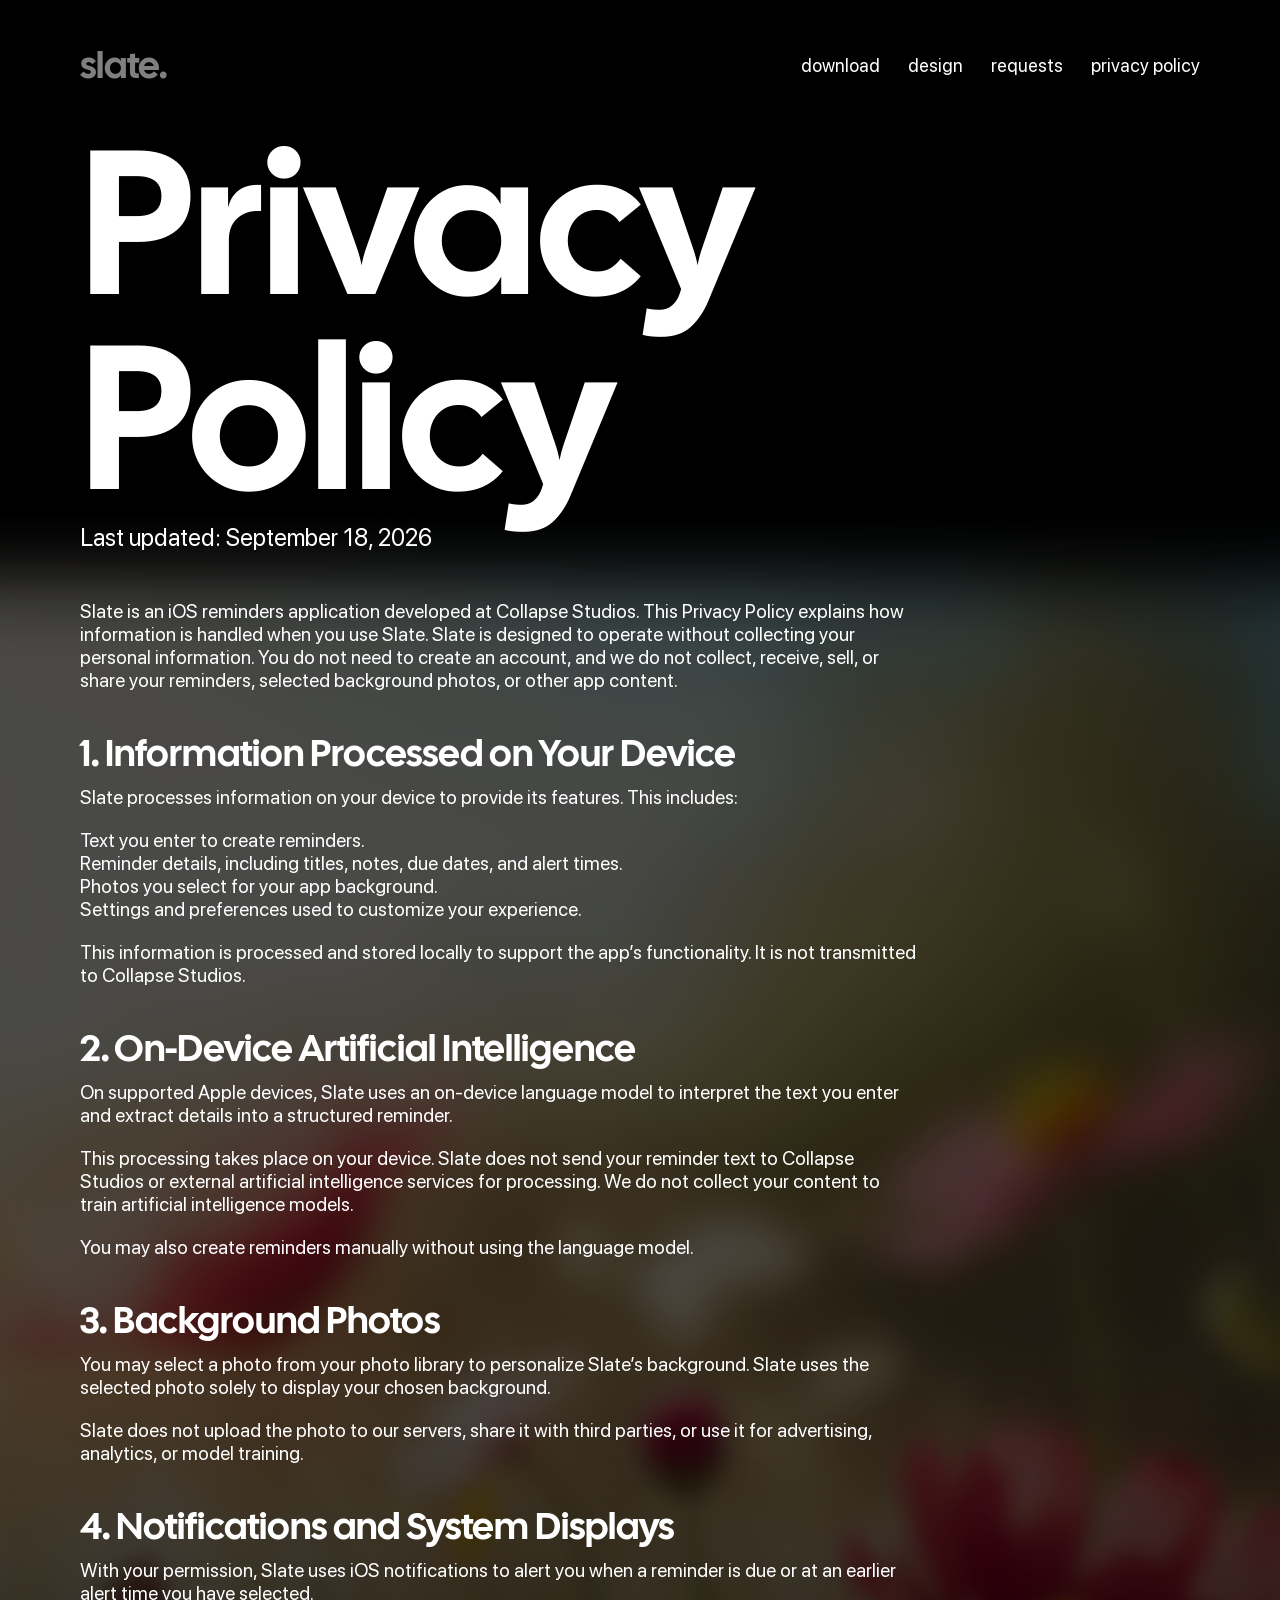
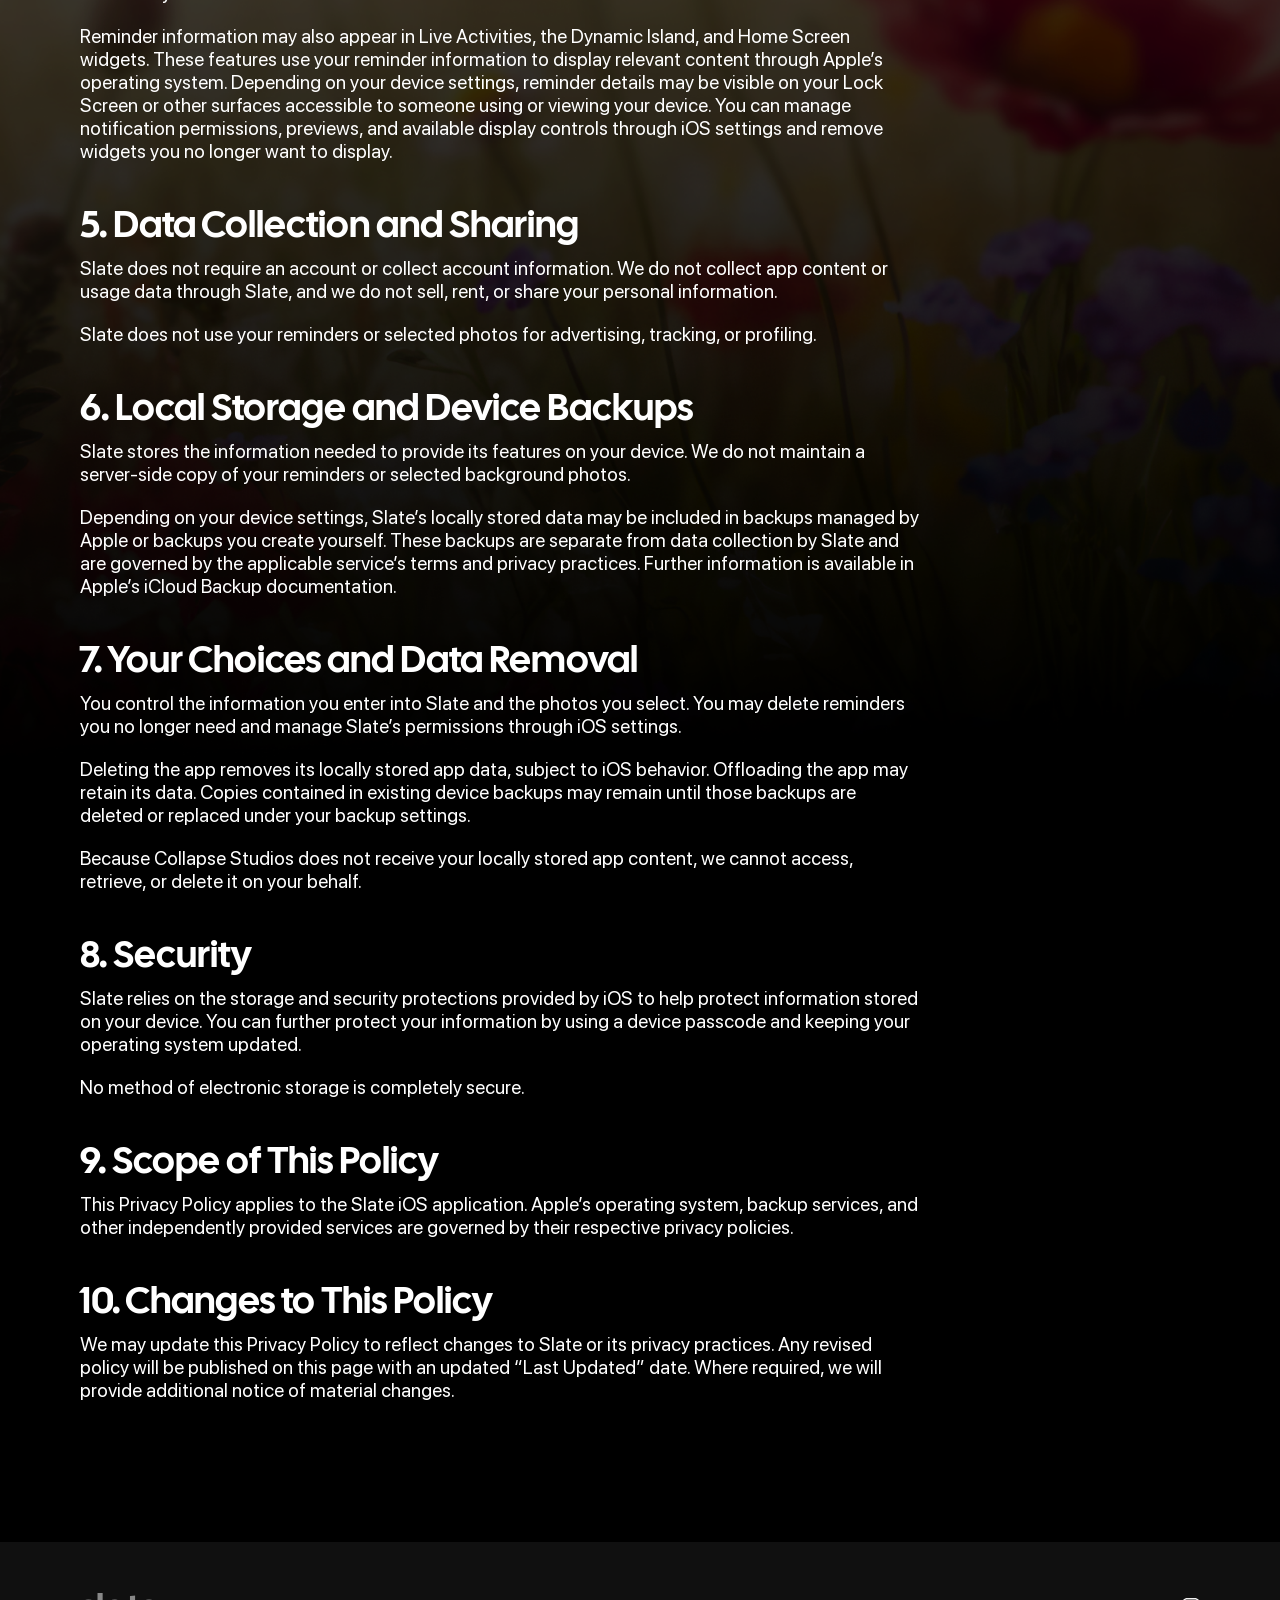
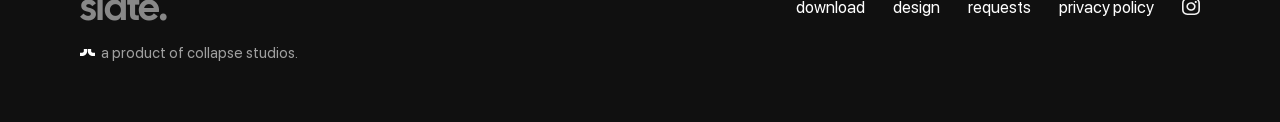
<file: privacy-policy.html>
<!doctype html>
<html lang="en">
<head>
  <meta charset="utf-8">
  <meta name="viewport" content="width=device-width, initial-scale=1">
  <meta name="description" content="Slate privacy policy.">
  <title>Privacy | Slate</title>
  <link rel="stylesheet" href="slate.css">
  <link rel="icon" type="image/svg+xml" href="assets/slateDotIcon.svg">
</head>
<body>
  <nav class="site-nav" aria-label="Main navigation">
    <a class="site-brand" href="home.html">slate.</a>
    <button class="site-menu-toggle" type="button" aria-expanded="false" aria-controls="site-links" aria-label="Open menu">
      <span class="site-menu-bar"></span>
      <span class="site-menu-bar"></span>
    </button>
    <div class="site-links" id="site-links">
      <a href="https://apps.apple.com/us/app/slate-reminders/id6813649205">download</a>
      <a href="design.html">design</a>
      <a href="home.html#requests">requests</a>
      <a href="privacy-policy.html">privacy policy</a>
    </div>
  </nav>

  <main class="privacy-page">
    <div class="privacy-content">
      <h1 class="privacy-title"><strong>Privacy</strong><span>Policy</span></h1>
      <p class="privacy-description">Last updated: September 18, 2026</p>

      <section class="privacy-copy">
        <p>Slate is an iOS reminders application developed at Collapse Studios. This Privacy Policy explains how information is handled when you use Slate. Slate is designed to operate without collecting your personal information. You do not need to create an account, and we do not collect, receive, sell, or share your reminders, selected background photos, or other app content.</p>

        <h2>1. Information Processed on Your Device</h2>
        <p>Slate processes information on your device to provide its features. This includes:</p>
        <p>Text you enter to create reminders.<br>Reminder details, including titles, notes, due dates, and alert times.<br>Photos you select for your app background.<br>Settings and preferences used to customize your experience.</p>
        <p>This information is processed and stored locally to support the app’s functionality. It is not transmitted to Collapse Studios.</p>

        <h2>2. On-Device Artificial Intelligence</h2>
        <p>On supported Apple devices, Slate uses an on-device language model to interpret the text you enter and extract details into a structured reminder.</p>
        <p>This processing takes place on your device. Slate does not send your reminder text to Collapse Studios or external artificial intelligence services for processing. We do not collect your content to train artificial intelligence models.</p>
        <p>You may also create reminders manually without using the language model.</p>

        <h2>3. Background Photos</h2>
        <p>You may select a photo from your photo library to personalize Slate’s background. Slate uses the selected photo solely to display your chosen background.</p>
        <p>Slate does not upload the photo to our servers, share it with third parties, or use it for advertising, analytics, or model training.</p>

        <h2>4. Notifications and System Displays</h2>
        <p>With your permission, Slate uses iOS notifications to alert you when a reminder is due or at an earlier alert time you have selected.</p>
        <p>Reminder information may also appear in Live Activities, the Dynamic Island, and Home Screen widgets. These features use your reminder information to display relevant content through Apple’s operating system. Depending on your device settings, reminder details may be visible on your Lock Screen or other surfaces accessible to someone using or viewing your device. You can manage notification permissions, previews, and available display controls through iOS settings and remove widgets you no longer want to display.</p>

        <h2>5. Data Collection and Sharing</h2>
        <p>Slate does not require an account or collect account information. We do not collect app content or usage data through Slate, and we do not sell, rent, or share your personal information.</p>
        <p>Slate does not use your reminders or selected photos for advertising, tracking, or profiling.</p>

        <h2>6. Local Storage and Device Backups</h2>
        <p>Slate stores the information needed to provide its features on your device. We do not maintain a server-side copy of your reminders or selected background photos.</p>
        <p>Depending on your device settings, Slate’s locally stored data may be included in backups managed by Apple or backups you create yourself. These backups are separate from data collection by Slate and are governed by the applicable service’s terms and privacy practices. Further information is available in Apple’s iCloud Backup documentation.</p>

        <h2>7. Your Choices and Data Removal</h2>
        <p>You control the information you enter into Slate and the photos you select. You may delete reminders you no longer need and manage Slate’s permissions through iOS settings.</p>
        <p>Deleting the app removes its locally stored app data, subject to iOS behavior. Offloading the app may retain its data. Copies contained in existing device backups may remain until those backups are deleted or replaced under your backup settings.</p>
        <p>Because Collapse Studios does not receive your locally stored app content, we cannot access, retrieve, or delete it on your behalf.</p>

        <h2>8. Security</h2>
        <p>Slate relies on the storage and security protections provided by iOS to help protect information stored on your device. You can further protect your information by using a device passcode and keeping your operating system updated.</p>
        <p>No method of electronic storage is completely secure.</p>

        <h2>9. Scope of This Policy</h2>
        <p>This Privacy Policy applies to the Slate iOS application. Apple’s operating system, backup services, and other independently provided services are governed by their respective privacy policies.</p>

        <h2>10. Changes to This Policy</h2>
        <p>We may update this Privacy Policy to reflect changes to Slate or its privacy practices. Any revised policy will be published on this page with an updated “Last Updated” date. Where required, we will provide additional notice of material changes.</p>
      </section>
    </div>
  </main>
  <footer class="site-footer">
    <a class="footer-brand" href="home.html">slate.</a>
    <div class="footer-content">
      <div class="footer-attribution">
        <img src="assets/collapse icon.svg" alt="Collapse Studios">
        <span>a product of collapse studios.</span>
      </div>
      <nav class="footer-links" aria-label="Footer navigation">
        <a href="home.html#download">download</a>
        <a href="design.html">design</a>
        <a href="home.html#requests">requests</a>
        <a href="privacy-policy.html">privacy policy</a>
        <a class="footer-instagram" href="https://www.instagram.com/slatereminders?stkn=MWJ2Mzd3cmprMjFleA==&amp;utm_source=qr" aria-label="Slate on Instagram">
          <img src="assets/instagram-icon.svg" alt="">
        </a>
      </nav>
    </div>
  </footer>
  <script src="nav.js"></script>
</body>
</html>
</file>
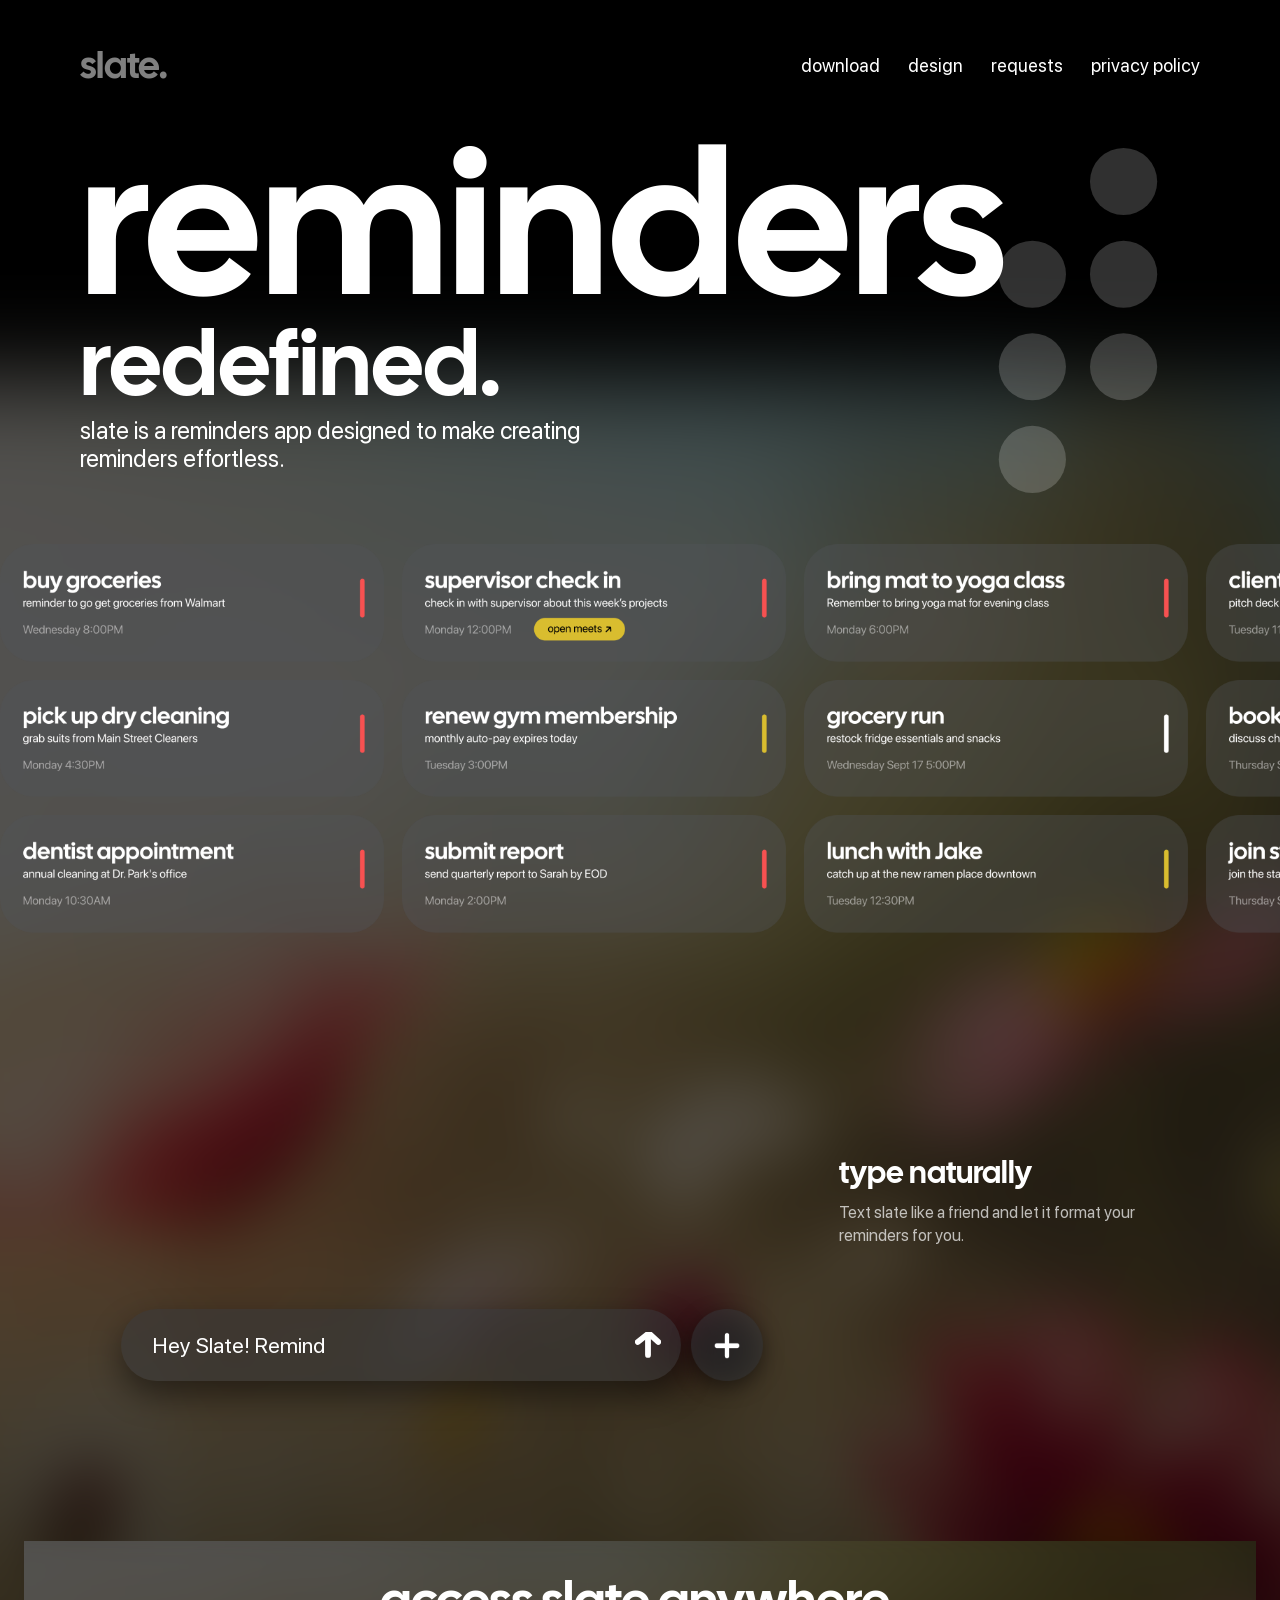
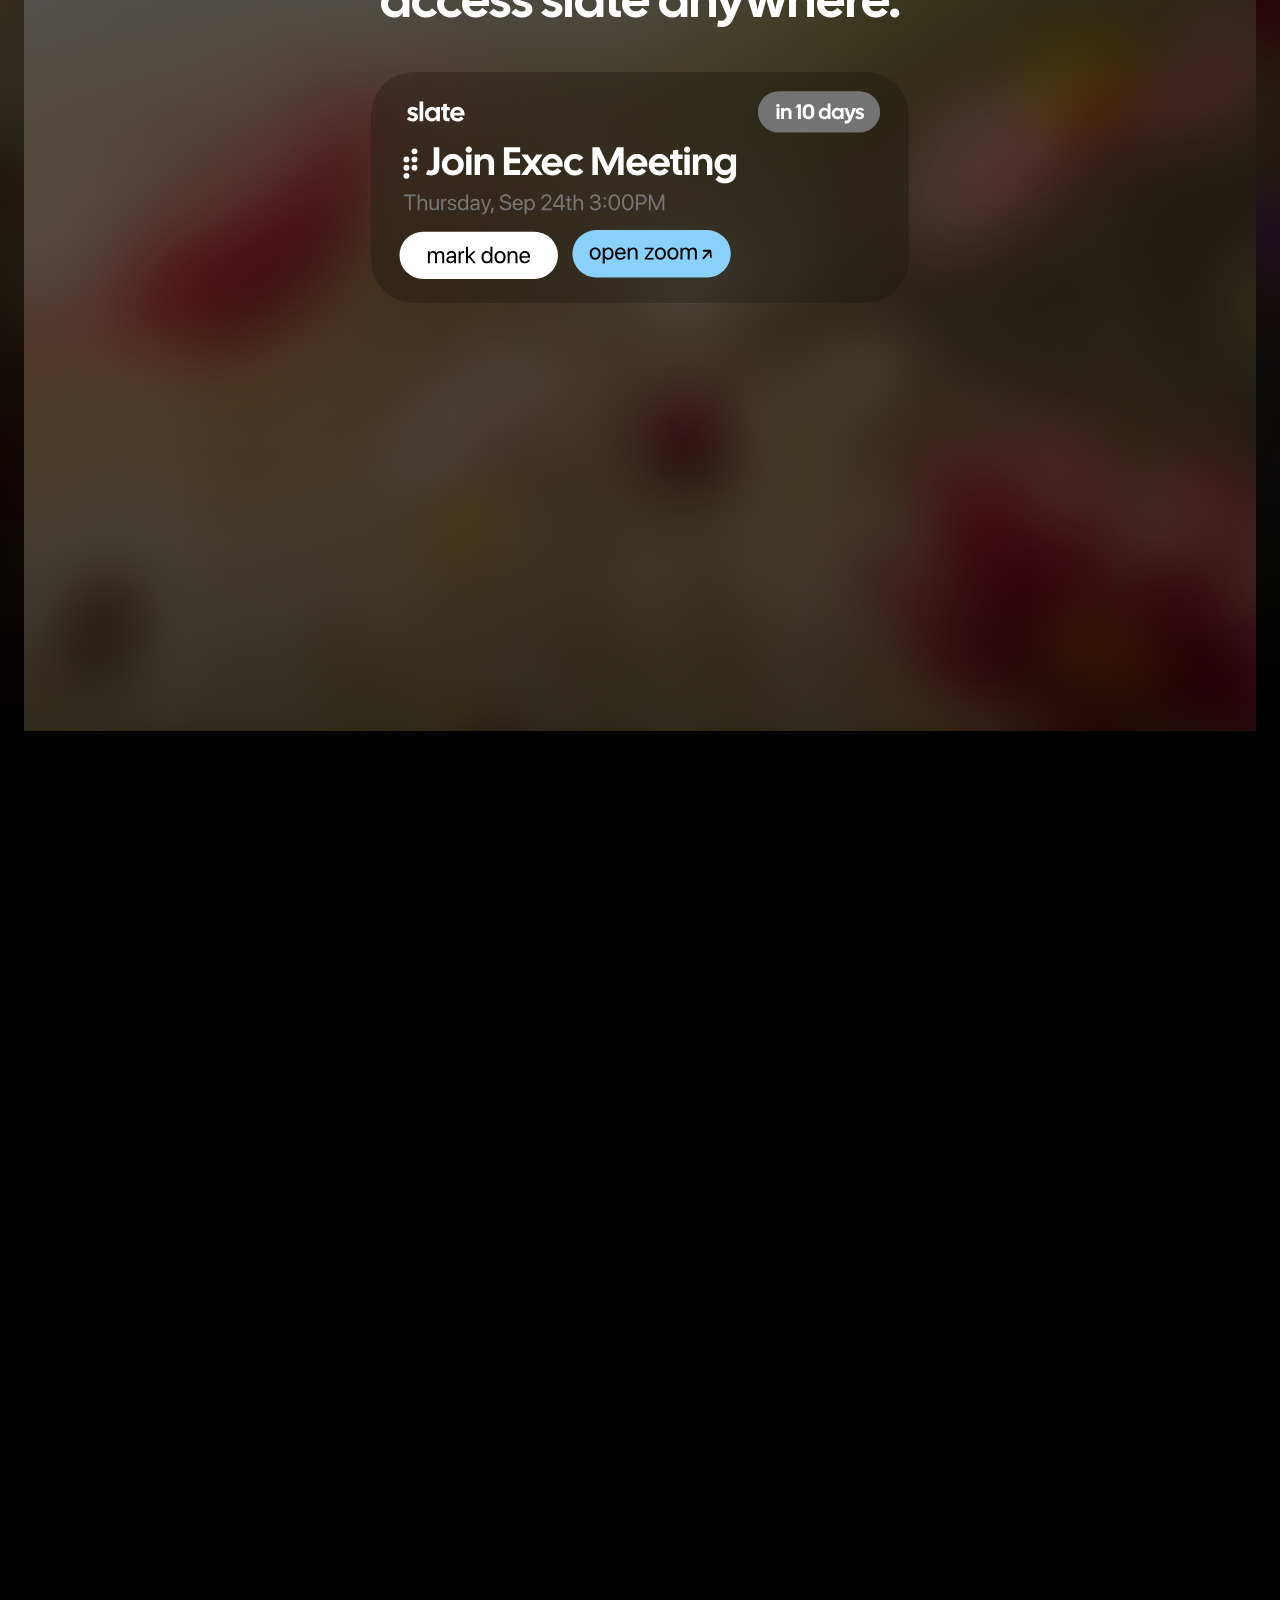
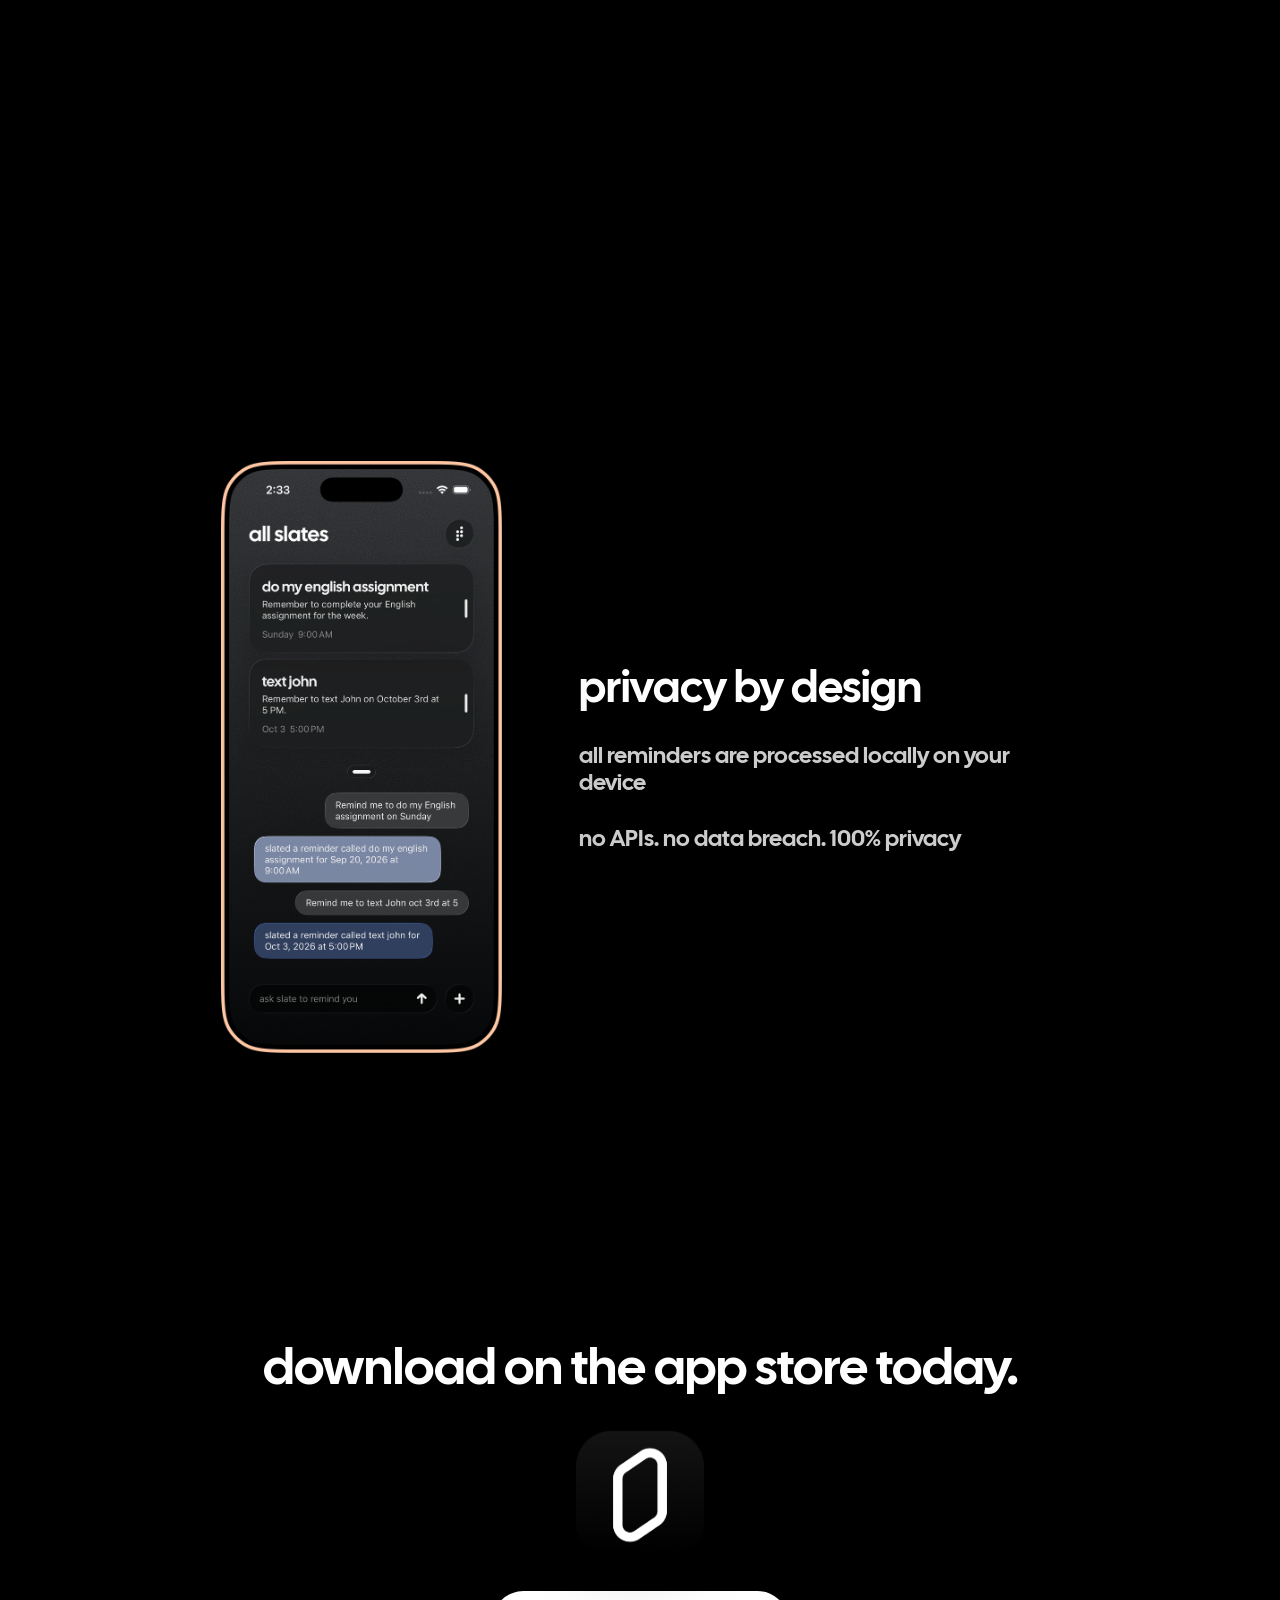
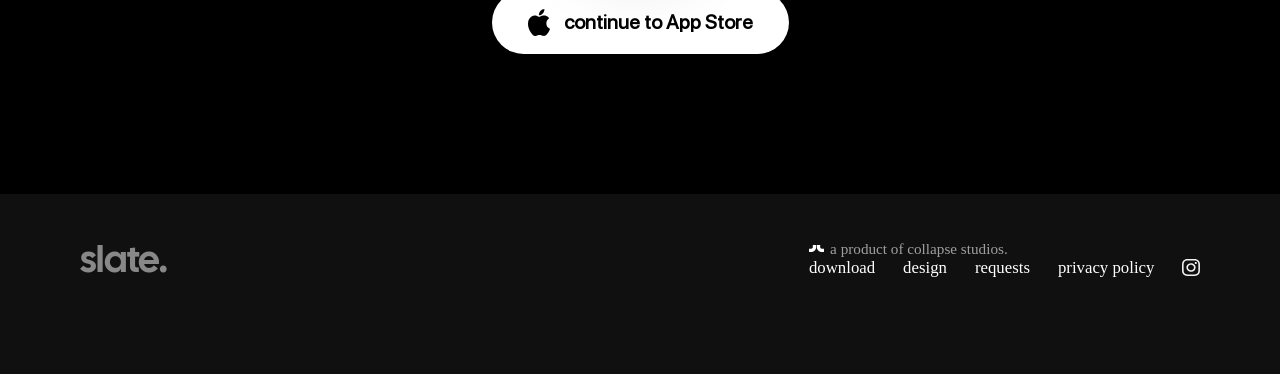
<file: slateHome.html>
<!doctype html>
<html lang="en">
<head>
	<meta charset="utf-8">
	<meta name="viewport" content="width=device-width, initial-scale=1">
	<title>Slate</title>
	<link rel="stylesheet" href="slate.css">
	<style>
		:root {
			background: #000;
		}

		* {
			box-sizing: border-box;
		}

		html,
		body {
			min-height: 100%;
			margin: 0;
			background: #000;
		}

		.home-title {
			position: relative;
			z-index: 1;
			width: max-content;
			margin: 0 80px 0;
			color: #fff;
			font-family: 'Cal Sans', sans-serif;
			line-height: .95;
		}

		.home-title::before {
			content: '';
			position: absolute;
			top: 8%;
			left: calc(100% - 128px);
			z-index: 0;
			width: 400px;
			height: clamp(110px, 27vw, 380px);
			background: url('assets/slateDotIcon.svg') center / 100% 100% no-repeat;
			pointer-events: none;
		}

		.home-title strong,
		.home-title span {
			position: relative;
			z-index: 1;
			display: block;
			white-space: nowrap;
			font-weight: 400;
		}

		.home-title strong {
			font-size: clamp(44px, 16vw, 220px);
		}

		.home-title span {
			font-size: clamp(25px, 7.2vw, 105px);
		}

		.home-description {
			position: relative;
			z-index: 1;
			max-width: 520px;
			padding-top: 10px;
			margin: 0 80px 0;
			color: #fff;
			font-family: 'SF Pro Display', sans-serif;
			font-size: clamp(14px, 1.9vw, 24px);
			line-height: 1.15;
		}

		.home-background {
			position: absolute;
			top: -35px;
			left: 0;
			z-index: 0;
			display: block;
			width: 100%;
			height: auto;
			margin: 0;
			filter: blur(24px);
			transform: scale(1.1);
		}

		.reminder-marquee {
			position: relative;
			z-index: 1;
			display: grid;
			gap: 18px;
			margin-top: 72px;
			overflow: hidden;
			padding-bottom: 24px;
		}

		.reminder-row {
			position: relative;
			z-index: 1;
			display: flex;
			width: max-content;
			animation: scroll-left 78s linear infinite;
		}

		.reminder-row:nth-child(2) {
			animation-name: scroll-right;
			animation-duration: 90s;
		}

		.reminder-row:nth-child(3) {
			animation-duration: 72s;
		}

		.reminder-set {
			display: flex;
			flex-shrink: 0;
			gap: 18px;
			padding-right: 18px;
		}

		.reminder-card {
			display: block;
			width: clamp(280px, 30vw, 460px);
			height: auto;
			object-fit: contain;
		}

		@keyframes scroll-left {
			from { transform: translateX(0); }
			to { transform: translateX(-50%); }
		}

		@keyframes scroll-right {
			from { transform: translateX(-50%); }
			to { transform: translateX(0); }
		}

		@media (prefers-reduced-motion: reduce) {
			.reminder-row {
				animation-play-state: paused;
			}
		}

		.slate-chat-section {
			position: relative;
			z-index: 1;
			display: flex;
			justify-content: center;
			padding: clamp(32px, 5vw, 64px) 24px 160px;
		}

		.chat-showcase {
			display: flex;
			align-items: center;
			gap: clamp(32px, 6vw, 96px);
			--field-width: min(560px, 62vw);
		}

		.slate-chat {
			display: flex;
			flex-direction: column;
			align-items: center;
			padding-top: calc(var(--field-width) * .465 + 28px);
			opacity: 0;
			transition: opacity 1.6s ease-in-out;
		}

		.slate-chat.in-view {
			opacity: 1;
		}

		.chat-description {
			display: flex;
			flex-direction: column;
			gap: 12px;
			max-width: 320px;
			text-align: left;
			opacity: 0;
			transition: opacity 1.8s ease-in-out;
		}

		.chat-description.visible {
			opacity: 1;
		}

		.chat-description-title {
			margin: 0;
			color: #fff;
			font-family: 'Cal Sans', sans-serif;
			font-size: clamp(22px, 2.4vw, 34px);
			font-weight: 400;
			line-height: 1.1;
		}

		.chat-description-text {
			margin: 0;
			color: rgb(255 255 255 / 70%);
			font-family: 'SF Pro Display', sans-serif;
			font-size: clamp(14px, 1.3vw, 18px);
			line-height: 1.35;
		}

		.chat-input-row {
			position: relative;
			display: flex;
			align-items: center;
			gap: clamp(6px, 1vw, 10px);
		}

		.field-column {
			width: var(--field-width);
		}

		.type-field {
			position: relative;
			display: flex;
			align-items: center;
			width: 100%;
			height: clamp(56px, 7.5vw, 72px);
			padding: 0 clamp(56px, 8vw, 72px) 0 clamp(24px, 3vw, 32px);
			border-radius: 999px;
			background: rgb(54 56 60 / 50%);
			box-shadow: 0 14px 32px rgb(0 0 0 / 45%);
		}

		.type-field-text {
			display: block;
			overflow: hidden;
			width: 100%;
			color: #fff;
			font-family: 'SF Pro Display', sans-serif;
			font-size: clamp(15px, 2vw, 22px);
			white-space: nowrap;
			opacity: .5;
			transition: opacity .4s ease-in-out;
		}

		.type-field-text.active {
			opacity: 1;
		}

		.type-field-text.hidden {
			opacity: 0;
		}

		.type-field-caret {
			display: inline-block;
			margin-left: 2px;
			animation: caret-blink 1.6s step-end infinite;
		}

		.type-field-arrow {
			position: absolute;
			top: 50%;
			right: clamp(14px, 2vw, 20px);
			display: flex;
			align-items: center;
			justify-content: center;
			width: clamp(20px, 2.4vw, 26px);
			height: clamp(20px, 2.4vw, 26px);
			padding: 0;
			background: none;
			border: 0;
			opacity: 1;
			transform: translateY(-50%);
			transition: opacity .3s ease-in-out;
		}

		.type-field-arrow.pressed {
			opacity: .35;
		}

		.type-field-arrow svg {
			display: block;
			width: 100%;
			height: 100%;
		}

		.add-button {
			display: block;
			flex-shrink: 0;
			width: clamp(56px, 7.5vw, 72px);
			height: clamp(56px, 7.5vw, 72px);
			filter: drop-shadow(0 6px 10px rgb(0 0 0 / 85%));
		}

		.chat-stack {
			position: absolute;
			left: 0;
			right: 0;
			bottom: calc(100% + 14px);
			display: flex;
			flex-direction: column;
			gap: 14px;
		}

		.chat-bubble {
			display: block;
			width: var(--field-width);
			max-width: 100%;
			height: auto;
			opacity: 0;
			transform: translateY(16px);
			filter: drop-shadow(0 12px 28px rgb(0 0 0 / 45%));
			transition: opacity .9s ease-in-out, transform .9s ease-in-out;
		}

		.chat-usertext {
			align-self: flex-end;
		}

		.chat-response {
			align-self: flex-start;
		}

		.chat-bubble.visible {
			opacity: 1;
			transform: translateY(0);
		}

		.access-section {
			position: relative;
			z-index: 1;
			padding: 0 24px;
			text-align: center;
		}

		.access-title {
			margin: 0 0 40px;
			color: #fff;
			font-family: 'Cal Sans', sans-serif;
			font-size: clamp(28px, 4vw, 56px);
			font-weight: 400;
		}

		.widget-carousel {
			position: relative;
			height: 220vh;
		}

		.widget-carousel-sticky {
			position: sticky;
			top: 110px;
			display: flex;
			flex-direction: column;
			align-items: center;
			justify-content: center;
			height: calc(100vh - 110px);
			overflow: hidden;
		}

		.widget-carousel-bg {
			position: absolute;
			inset: 0;
			z-index: 0;
			width: 100%;
			height: 100%;
			object-fit: cover;
			filter: blur(24px);
			transform: scale(1.1);
		}

		.widget-carousel-content {
			position: relative;
			z-index: 1;
			display: flex;
			flex-direction: column;
			align-items: center;
		}

		.widget-stack {
			position: relative;
			display: flex;
			flex-direction: column;
			gap: 20px;
			width: clamp(320px, 42vw, 620px);
		}

		.widget-card {
			position: relative;
			display: block;
			width: 100%;
			height: auto;
			opacity: 0;
			overflow: hidden;
			transform: translateY(0) scale(.75);
			backdrop-filter: blur(60px);
			-webkit-backdrop-filter: blur(60px);
		}

		.widget-card-2,
		.widget-card-1 {
			border-radius: 7.9% / 18.34%;
		}

		.widget-card-notification {
			border-radius: 8.46% / 34.44%;
		}

		.widget-card-2 {
			opacity: 1;
			z-index: 3;
			transform: translateY(0) scale(1);
		}

		.widget-card-1 {
			z-index: 2;
		}

		.widget-card-notification {
			z-index: 1;
		}

		.privacy-section {
			position: relative;
			z-index: 1;
			display: flex;
			justify-content: center;
			padding: 140px 24px;
		}

		.privacy-showcase {
			display: flex;
			align-items: center;
			gap: clamp(32px, 6vw, 96px);
		}

		.iphone-mockup {
			display: block;
			flex-shrink: 0;
			width: clamp(220px, 22vw, 340px);
			height: auto;
			filter: drop-shadow(0 24px 48px rgb(0 0 0 / 55%));
		}

		.privacy-points {
			display: flex;
			flex-direction: column;
			gap: 28px;
			max-width: 480px;
			text-align: left;
		}

		.privacy-point {
			margin: 0;
			color: #fff;
			font-family: 'Cal Sans', sans-serif;
			font-weight: 400;
			line-height: 1.2;
		}

		.privacy-point:first-child {
			font-size: clamp(28px, 3.4vw, 46px);
		}

		.privacy-point:not(:first-child) {
			font-size: clamp(18px, 1.8vw, 26px);
			color: rgb(255 255 255 / 80%);
		}

		.download-section {
			position: relative;
			z-index: 1;
			display: flex;
			flex-direction: column;
			align-items: center;
			gap: 32px;
			padding: 140px 24px;
			text-align: center;
		}

		.download-title {
			margin: 0;
			color: #fff;
			font-family: 'Cal Sans', sans-serif;
			font-size: clamp(28px, 4vw, 56px);
			font-weight: 400;
		}

		.download-icon {
			display: block;
			width: clamp(96px, 10vw, 140px);
			height: auto;
			filter: drop-shadow(0 16px 32px rgb(0 0 0 / 45%));
		}

		.download-button {
			display: inline-flex;
			align-items: center;
			gap: 14px;
			padding: 18px 36px;
			background: #fff;
			border-radius: 999px;
			text-decoration: none;
			box-shadow: 0 14px 32px rgb(0 0 0 / 35%);
		}

		.download-apple-logo {
			display: block;
			width: 22px;
			height: auto;
		}

		.download-button-text {
			color: #000;
			font-family: 'SF Pro Display', sans-serif;
			font-size: clamp(16px, 1.6vw, 20px);
			font-weight: 800;
		}

		@keyframes caret-blink {
			0%, 49% { opacity: 1; }
			50%, 100% { opacity: 0; }
		}

		@media (prefers-reduced-motion: reduce) {
			.slate-chat,
			.type-field-text,
			.type-field-arrow,
			.chat-bubble,
			.chat-description {
				transition: none;
			}

			.type-field-caret {
				animation: none;
			}

			.widget-carousel {
				height: auto;
			}

			.widget-carousel-sticky {
				position: static;
				height: auto;
				padding: 40px 0;
			}

			.widget-card {
				opacity: 1 !important;
				transform: none !important;
			}
		}

		@media (max-width: 900px) {
			.chat-showcase {
				flex-direction: column;
				gap: 32px;
			}

			.chat-description {
				align-items: flex-start;
				max-width: 68vw;
			}

			.privacy-showcase {
				flex-direction: column;
				text-align: center;
			}

			.privacy-points {
				align-items: center;
				text-align: center;
				max-width: 90vw;
			}
		}

		@media (max-width: 640px) {
			.chat-showcase {
				--field-width: 68vw;
			}
		}

		@media (max-width: 640px) {
			.widget-carousel-sticky {
				top: 65px;
				height: calc(100vh - 65px);
			}

			.home-title {
				margin-right: 30px;
				margin-left: 30px;
			}

			.home-description {
				margin-right: 30px;
				margin-left: 30px;
			}

			.site-links {
				gap: 14px;
				font-size: .78rem;
			}

			.reminder-marquee {
				display: grid;
				gap: 12px;
				margin-top: 48px;
			}

			.reminder-row:nth-child(3) {
				display: none;
			}

			.reminder-set {
				gap: 12px;
				padding-right: 12px;
			}

			.reminder-card {
				width: 210px;
			}
		}
	</style>
</head>
<body>
	<nav class="site-nav" aria-label="Main navigation">
		<a class="site-brand" href="slateHome.html">slate.</a>
		<div class="site-links">
			<a href="#download">download</a>
			<a href="#design">design</a>
			<a href="#requests">requests</a>
			<a href="slatePrivacy.html">privacy policy</a>
		</div>
	</nav>
	<h1 class="home-title"><strong>reminders</strong><span>redefined.</span></h1>
	<p class="home-description">slate is a reminders app designed to make creating reminders effortless.</p>
	<section class="reminder-marquee" aria-label="Reminder card examples">
		<div class="reminder-row">
			<div class="reminder-set">
				<img class="reminder-card" src="assets/row1-1.png" alt="">
				<img class="reminder-card" src="assets/row1-2.png" alt="">
				<img class="reminder-card" src="assets/row1-3.png" alt="">
				<img class="reminder-card" src="assets/row1-4.png" alt="">
				<img class="reminder-card" src="assets/row1-5.png" alt="">
				<img class="reminder-card" src="assets/row1-6.png" alt="">
			</div>
			<div class="reminder-set" aria-hidden="true">
				<img class="reminder-card" src="assets/row1-1.png" alt="">
				<img class="reminder-card" src="assets/row1-2.png" alt="">
				<img class="reminder-card" src="assets/row1-3.png" alt="">
				<img class="reminder-card" src="assets/row1-4.png" alt="">
				<img class="reminder-card" src="assets/row1-5.png" alt="">
				<img class="reminder-card" src="assets/row1-6.png" alt="">
			</div>
		</div>
		<div class="reminder-row">
			<div class="reminder-set">
				<img class="reminder-card" src="assets/row2-1.png" alt="">
				<img class="reminder-card" src="assets/row2-2.png" alt="">
				<img class="reminder-card" src="assets/row2-3.png" alt="">
				<img class="reminder-card" src="assets/row2-4.png" alt="">
				<img class="reminder-card" src="assets/row2-5.png" alt="">
				<img class="reminder-card" src="assets/row2-6.png" alt="">
			</div>
			<div class="reminder-set" aria-hidden="true">
				<img class="reminder-card" src="assets/row2-1.png" alt="">
				<img class="reminder-card" src="assets/row2-2.png" alt="">
				<img class="reminder-card" src="assets/row2-3.png" alt="">
				<img class="reminder-card" src="assets/row2-4.png" alt="">
				<img class="reminder-card" src="assets/row2-5.png" alt="">
				<img class="reminder-card" src="assets/row2-6.png" alt="">
			</div>
		</div>
		<div class="reminder-row">
			<div class="reminder-set">
				<img class="reminder-card" src="assets/row3-1.png" alt="">
				<img class="reminder-card" src="assets/row3-2.png" alt="">
				<img class="reminder-card" src="assets/row3-3.png" alt="">
				<img class="reminder-card" src="assets/row3-4.png" alt="">
				<img class="reminder-card" src="assets/row3-5.png" alt="">
				<img class="reminder-card" src="assets/row3-6.png" alt="">
			</div>
			<div class="reminder-set" aria-hidden="true">
				<img class="reminder-card" src="assets/row3-1.png" alt="">
				<img class="reminder-card" src="assets/row3-2.png" alt="">
				<img class="reminder-card" src="assets/row3-3.png" alt="">
				<img class="reminder-card" src="assets/row3-4.png" alt="">
				<img class="reminder-card" src="assets/row3-5.png" alt="">
				<img class="reminder-card" src="assets/row3-6.png" alt="">
			</div>
		</div>
	</section>
	<section class="slate-chat-section">
		<div class="chat-showcase">
			<div class="slate-chat" aria-hidden="true">
				<div class="chat-input-row">
					<div class="chat-stack">
						<img class="chat-bubble chat-usertext" src="assets/userText.png" alt="">
						<img class="chat-bubble chat-response" src="assets/userResponse.png" alt="">
					</div>
					<div class="field-column">
						<div class="type-field">
							<span class="type-field-text">ask Slate to remind you<span class="type-field-caret">_</span></span>
							<button class="type-field-arrow" type="button" tabindex="-1" aria-hidden="true">
								<svg viewBox="-10 -10 200.6 228" fill="none" xmlns="http://www.w3.org/2000/svg">
									<path d="M90.3 191.368V14.247" stroke="white" stroke-width="50.9657" stroke-linecap="round"/>
									<path d="M180.09 77.046L97.49 0.865L0.49 77.046" stroke="white" stroke-width="50.9657" stroke-linecap="round"/>
								</svg>
							</button>
						</div>
					</div>
					<img class="add-button" src="assets/manual add.png" alt="">
				</div>
			</div>
			<div class="chat-description">
				<h3 class="chat-description-title">type naturally</h3>
				<p class="chat-description-text">Text slate like a friend and let it format your reminders for you.</p>
			</div>
		</div>
	</section>
	<section class="access-section">
		<div class="widget-carousel">
			<div class="widget-carousel-sticky">
				<img class="widget-carousel-bg" src="assets/homeBackground.png" alt="">
				<div class="widget-carousel-content">
					<h2 class="access-title">access slate anywhere.</h2>
					<div class="widget-stack">
						<img class="widget-card widget-card-2" src="assets/slateWidget2.svg" alt="Slate widget">
						<img class="widget-card widget-card-1" src="assets/slateWidget1.svg" alt="Slate widget">
						<img class="widget-card widget-card-notification" src="assets/slateNotification.svg" alt="Slate notification">
					</div>
				</div>
			</div>
		</div>
	</section>
	<section class="privacy-section">
		<div class="privacy-showcase">
			<img class="iphone-mockup" src="assets/iPhone MockUp.png" alt="Slate app on an iPhone">
			<div class="privacy-points">
				<p class="privacy-point">privacy by design</p>
				<p class="privacy-point">all reminders are processed locally on your device</p>
				<p class="privacy-point">no APIs. no data breach. 100% privacy</p>
			</div>
		</div>
	</section>
	<section class="download-section">
		<h2 class="download-title">download on the app store today.</h2>
		<img class="download-icon" src="assets/slateAppStoreIcon.png" alt="Slate app icon">
		<a class="download-button" href="#">
			<img class="download-apple-logo" src="assets/appleLogo.svg" alt="">
			<span class="download-button-text">continue to App Store</span>
		</a>
	</section>
	<img class="home-background" src="assets/homeBackground.png" alt="">
	<footer class="site-footer">
		<a class="footer-brand" href="slateHome.html">slate.</a>
		<div class="footer-mobile-content">
			<div class="footer-attribution">
				<img src="assets/collapse icon.svg" alt="Collapse Studios">
				<span>a product of collapse studios.</span>
			</div>
			<nav class="footer-links" aria-label="Footer navigation">
				<a href="#download">download</a>
				<a href="#design">design</a>
				<a href="#requests">requests</a>
				<a href="slatePrivacy.html">privacy policy</a>
				<a class="footer-instagram" href="https://www.instagram.com/slatereminders?stkn=MWJ2Mzd3cmprMjFleA==&amp;utm_source=qr" aria-label="Slate on Instagram">
					<img src="assets/instagram-icon.svg" alt="">
				</a>
			</nav>
		</div>
	</footer>
	<script>
		(function () {
			var placeholder = 'ask Slate to remind you';
			var message = 'Hey Slate! Remind me to pick up my project equipment tomorrow afternoon.';
			var scrollTrigger = 50;
			var typingScrollTrigger = 50;
			var played = false;
			var typingStarted = false;
			var revealScrollY = null;
			var descriptionScrollY = null;

			var chat = document.querySelector('.slate-chat');
			var textEl = document.querySelector('.type-field-text');
			var caretEl = document.querySelector('.type-field-caret');
			var arrowEl = document.querySelector('.type-field-arrow');
			var userTextEl = document.querySelector('.chat-usertext');
			var userResponseEl = document.querySelector('.chat-response');
			var descriptionEl = document.querySelector('.chat-description');

			if (!chat) return;

			var reduceMotion = window.matchMedia('(prefers-reduced-motion: reduce)').matches;

			function sleep(ms) {
				return new Promise(function (resolve) { setTimeout(resolve, ms); });
			}

			function setText(text) {
				textEl.textContent = text;
				textEl.appendChild(caretEl);
			}

			function typeText(text, speed) {
				return new Promise(function (resolve) {
					textEl.textContent = '';
					var i = 0;
					(function step() {
						textEl.textContent = text.slice(0, i);
						textEl.scrollLeft = textEl.scrollWidth;
						i++;
						if (i <= text.length) {
							setTimeout(step, speed);
						} else {
							resolve();
						}
					})();
				});
			}

			function runTypingSequence() {
				(async function () {
					textEl.classList.add('active');
					await typeText(message, 32);

					await sleep(350);
					arrowEl.classList.add('pressed');
					await sleep(180);
					arrowEl.classList.remove('pressed');

					textEl.classList.remove('active');
					textEl.classList.add('hidden');
					await sleep(220);
					setText(placeholder);
					textEl.classList.remove('hidden');
					await sleep(220);

					await sleep(300);
					userTextEl.classList.add('visible');

					await sleep(400);
					userResponseEl.classList.add('visible');
				})();
			}

			function showDescription() {
				descriptionEl.classList.add('visible');
				descriptionScrollY = window.scrollY;
				window.addEventListener('scroll', onScrollForTyping, { passive: true });
				checkTypingTrigger();
			}

			function playSequence() {
				if (reduceMotion) {
					setText(message);
					textEl.classList.add('active');
					userTextEl.classList.add('visible');
					userResponseEl.classList.add('visible');
					descriptionEl.classList.add('visible');
					return;
				}

				showDescription();
			}

			var observer = new IntersectionObserver(function (entries) {
				entries.forEach(function (entry) {
					if (entry.isIntersecting) {
						chat.classList.add('in-view');
						if (revealScrollY === null) {
							revealScrollY = window.scrollY;
						}
					}
				});
			}, { threshold: 0.3 });

			observer.observe(chat);

			function checkTypingTrigger() {
				if (typingStarted || descriptionScrollY === null) return;
				var atMaxScroll = (window.innerHeight + window.scrollY) >= (document.documentElement.scrollHeight - 1);
				if (window.scrollY - descriptionScrollY >= typingScrollTrigger || atMaxScroll) {
					typingStarted = true;
					window.removeEventListener('scroll', onScrollForTyping);
					runTypingSequence();
				}
			}

			function onScrollForTyping() {
				checkTypingTrigger();
			}

			function onScroll() {
				if (played || revealScrollY === null) return;
				var atMaxScroll = (window.innerHeight + window.scrollY) >= (document.documentElement.scrollHeight - 1);
				if (window.scrollY - revealScrollY >= scrollTrigger || atMaxScroll) {
					played = true;
					window.removeEventListener('scroll', onScroll);
					playSequence();
				}
			}

			window.addEventListener('scroll', onScroll, { passive: true });
		})();

		(function () {
			var wrapper = document.querySelector('.widget-carousel');
			var widget2 = document.querySelector('.widget-card-2');
			var widget1 = document.querySelector('.widget-card-1');
			var notification = document.querySelector('.widget-card-notification');

			if (!wrapper || !widget2 || !widget1 || !notification) return;

			if (window.matchMedia('(prefers-reduced-motion: reduce)').matches) return;

			var ticking = false;

			function update() {
				ticking = false;
				var rect = wrapper.getBoundingClientRect();
				var scrollable = rect.height - window.innerHeight;
				var progress = scrollable > 0 ? (-rect.top) / scrollable : 0;
				progress = Math.min(1, Math.max(0, progress));

				var scale = 0.75 + 0.25 * progress;
				var offset1 = widget1.offsetTop;
				var offsetN = notification.offsetTop;

				widget1.style.transform = 'translateY(' + (-offset1 * (1 - progress)) + 'px) scale(' + scale + ')';
				widget1.style.opacity = String(progress);

				notification.style.transform = 'translateY(' + (-offsetN * (1 - progress)) + 'px) scale(' + scale + ')';
				notification.style.opacity = String(progress);
			}

			function onScroll() {
				if (!ticking) {
					ticking = true;
					requestAnimationFrame(update);
				}
			}

			window.addEventListener('scroll', onScroll, { passive: true });
			window.addEventListener('resize', onScroll);
			update();
		})();
	</script>
</body>
</html>
</file>
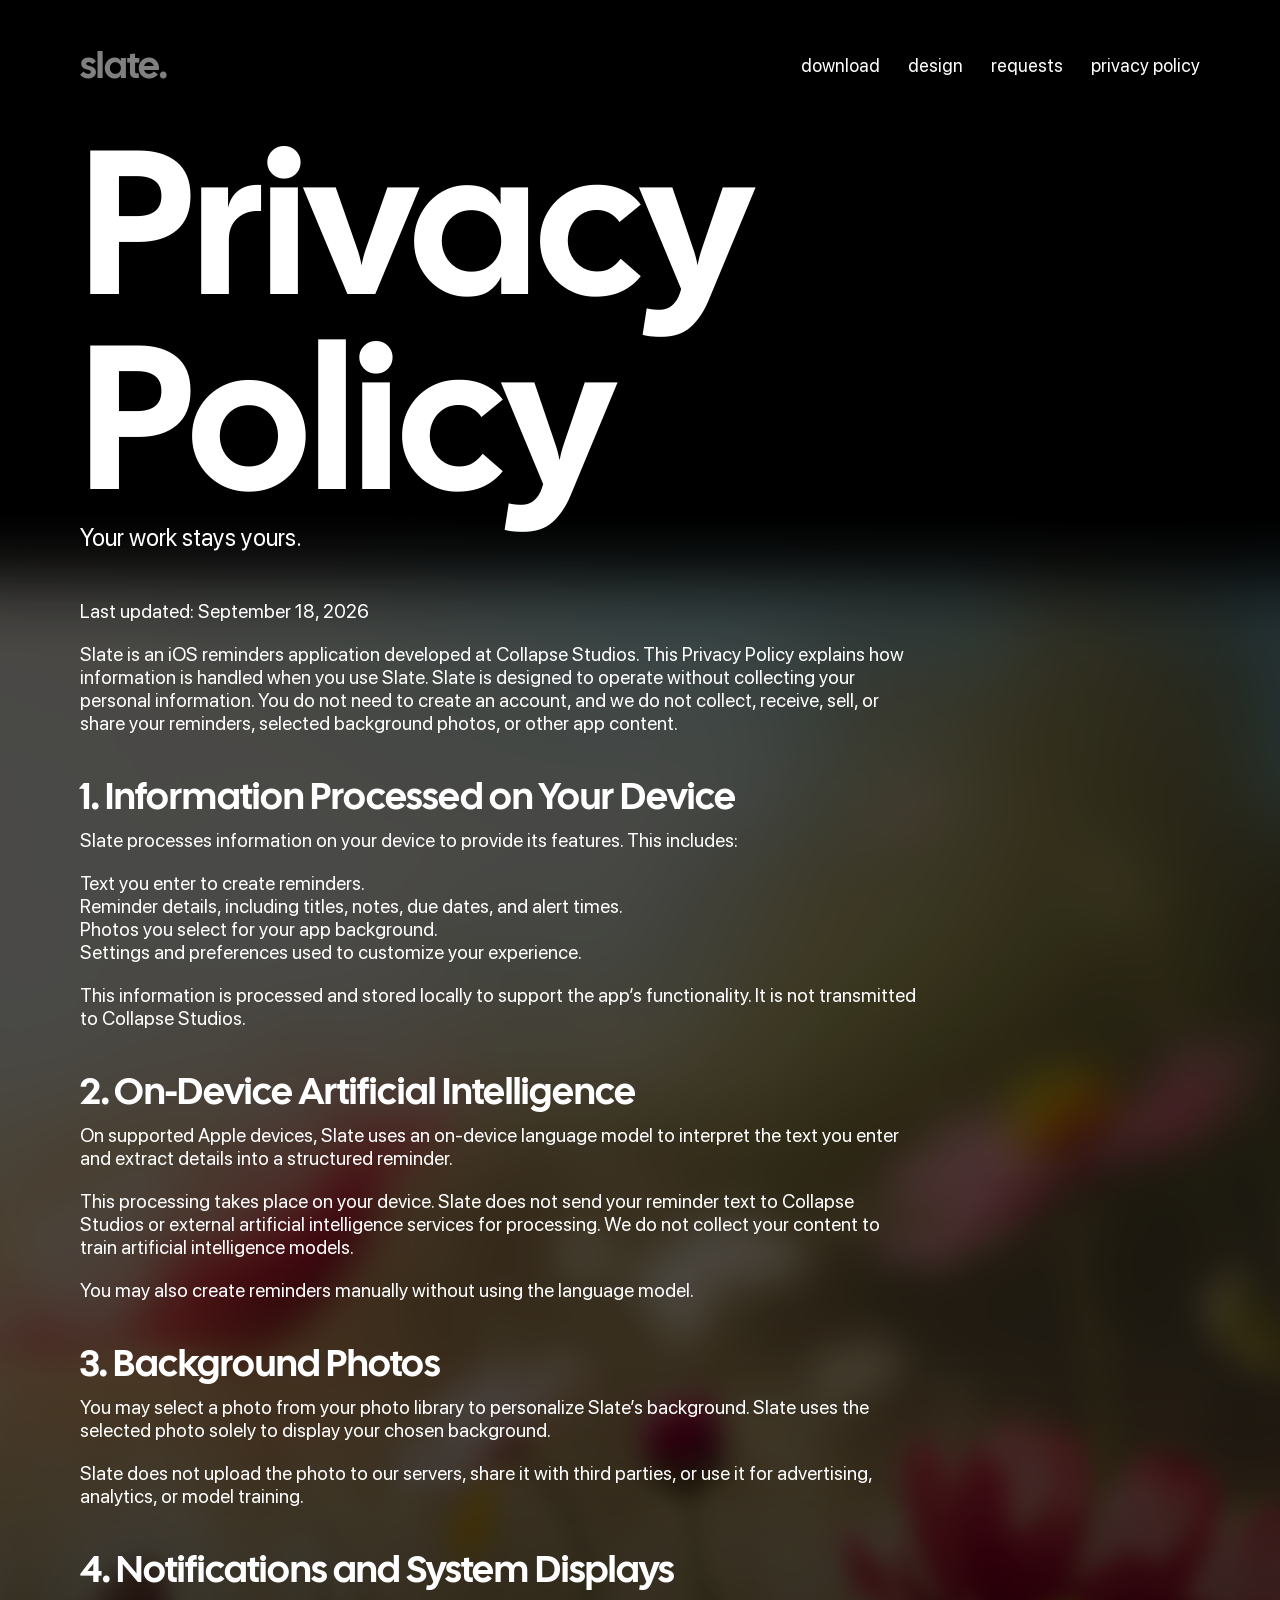
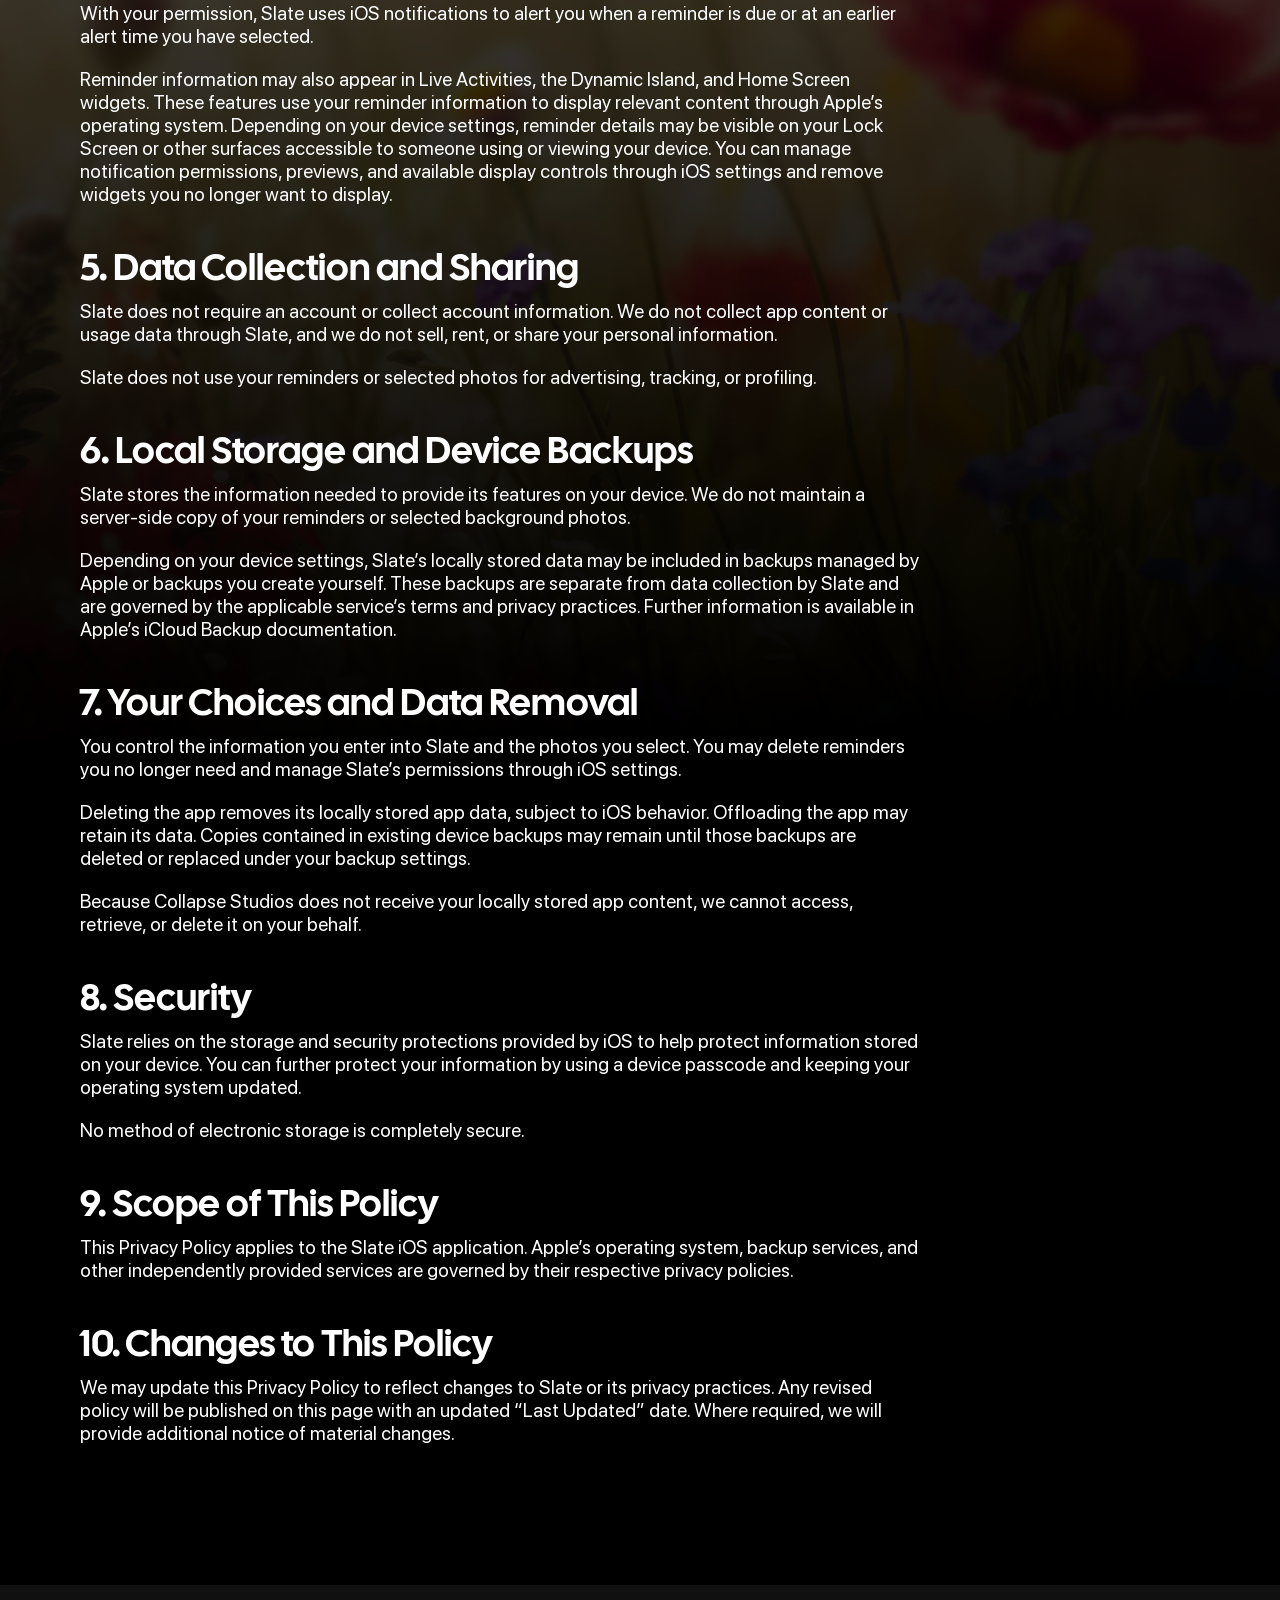
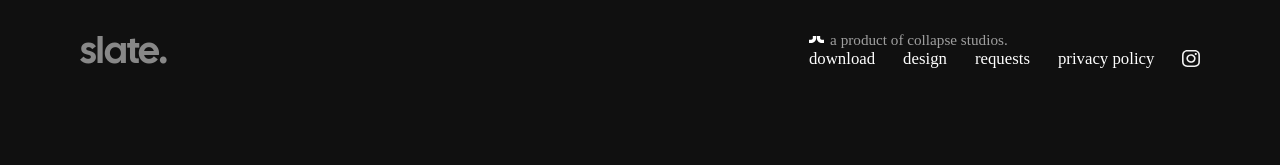
<file: slatePrivacy.html>
<!doctype html>
<html lang="en">
<head>
  <meta charset="utf-8">
  <meta name="viewport" content="width=device-width, initial-scale=1">
  <meta name="description" content="Slate privacy policy.">
  <title>Privacy | Slate</title>
  <link rel="stylesheet" href="slate.css">
</head>
<body>
  <nav class="site-nav" aria-label="Main navigation">
    <a class="site-brand" href="slateHome.html">slate.</a>
    <div class="site-links">
      <a href="slateHome.html#download">download</a>
      <a href="slateHome.html#design">design</a>
      <a href="slateHome.html#requests">requests</a>
      <a href="slatePrivacy.html">privacy policy</a>
    </div>
  </nav>

  <main class="privacy-page">
    <div class="privacy-content">
      <h1 class="privacy-title"><strong>Privacy</strong><span>Policy</span></h1>
      <p class="privacy-description">Your work stays yours.</p>

      <section class="privacy-copy">
        <p>Last updated: September 18, 2026</p>
        <p>Slate is an iOS reminders application developed at Collapse Studios. This Privacy Policy explains how information is handled when you use Slate. Slate is designed to operate without collecting your personal information. You do not need to create an account, and we do not collect, receive, sell, or share your reminders, selected background photos, or other app content.</p>

        <h2>1. Information Processed on Your Device</h2>
        <p>Slate processes information on your device to provide its features. This includes:</p>
        <p>Text you enter to create reminders.<br>Reminder details, including titles, notes, due dates, and alert times.<br>Photos you select for your app background.<br>Settings and preferences used to customize your experience.</p>
        <p>This information is processed and stored locally to support the app’s functionality. It is not transmitted to Collapse Studios.</p>

        <h2>2. On-Device Artificial Intelligence</h2>
        <p>On supported Apple devices, Slate uses an on-device language model to interpret the text you enter and extract details into a structured reminder.</p>
        <p>This processing takes place on your device. Slate does not send your reminder text to Collapse Studios or external artificial intelligence services for processing. We do not collect your content to train artificial intelligence models.</p>
        <p>You may also create reminders manually without using the language model.</p>

        <h2>3. Background Photos</h2>
        <p>You may select a photo from your photo library to personalize Slate’s background. Slate uses the selected photo solely to display your chosen background.</p>
        <p>Slate does not upload the photo to our servers, share it with third parties, or use it for advertising, analytics, or model training.</p>

        <h2>4. Notifications and System Displays</h2>
        <p>With your permission, Slate uses iOS notifications to alert you when a reminder is due or at an earlier alert time you have selected.</p>
        <p>Reminder information may also appear in Live Activities, the Dynamic Island, and Home Screen widgets. These features use your reminder information to display relevant content through Apple’s operating system. Depending on your device settings, reminder details may be visible on your Lock Screen or other surfaces accessible to someone using or viewing your device. You can manage notification permissions, previews, and available display controls through iOS settings and remove widgets you no longer want to display.</p>

        <h2>5. Data Collection and Sharing</h2>
        <p>Slate does not require an account or collect account information. We do not collect app content or usage data through Slate, and we do not sell, rent, or share your personal information.</p>
        <p>Slate does not use your reminders or selected photos for advertising, tracking, or profiling.</p>

        <h2>6. Local Storage and Device Backups</h2>
        <p>Slate stores the information needed to provide its features on your device. We do not maintain a server-side copy of your reminders or selected background photos.</p>
        <p>Depending on your device settings, Slate’s locally stored data may be included in backups managed by Apple or backups you create yourself. These backups are separate from data collection by Slate and are governed by the applicable service’s terms and privacy practices. Further information is available in Apple’s iCloud Backup documentation.</p>

        <h2>7. Your Choices and Data Removal</h2>
        <p>You control the information you enter into Slate and the photos you select. You may delete reminders you no longer need and manage Slate’s permissions through iOS settings.</p>
        <p>Deleting the app removes its locally stored app data, subject to iOS behavior. Offloading the app may retain its data. Copies contained in existing device backups may remain until those backups are deleted or replaced under your backup settings.</p>
        <p>Because Collapse Studios does not receive your locally stored app content, we cannot access, retrieve, or delete it on your behalf.</p>

        <h2>8. Security</h2>
        <p>Slate relies on the storage and security protections provided by iOS to help protect information stored on your device. You can further protect your information by using a device passcode and keeping your operating system updated.</p>
        <p>No method of electronic storage is completely secure.</p>

        <h2>9. Scope of This Policy</h2>
        <p>This Privacy Policy applies to the Slate iOS application. Apple’s operating system, backup services, and other independently provided services are governed by their respective privacy policies.</p>

        <h2>10. Changes to This Policy</h2>
        <p>We may update this Privacy Policy to reflect changes to Slate or its privacy practices. Any revised policy will be published on this page with an updated “Last Updated” date. Where required, we will provide additional notice of material changes.</p>
      </section>
    </div>
  </main>
  <footer class="site-footer">
    <a class="footer-brand" href="slateHome.html">slate.</a>
    <div class="footer-mobile-content">
      <div class="footer-attribution">
        <img src="assets/collapse icon.svg" alt="Collapse Studios">
        <span>a product of collapse studios.</span>
      </div>
      <nav class="footer-links" aria-label="Footer navigation">
        <a href="slateHome.html#download">download</a>
        <a href="slateHome.html#design">design</a>
        <a href="slateHome.html#requests">requests</a>
        <a href="slatePrivacy.html">privacy policy</a>
        <a class="footer-instagram" href="https://www.instagram.com/slatereminders?stkn=MWJ2Mzd3cmprMjFleA==&amp;utm_source=qr" aria-label="Slate on Instagram">
          <img src="assets/instagram-icon.svg" alt="">
        </a>
      </nav>
    </div>
  </footer>
</body>
</html>
</file>
<file: slate.css>
@font-face {
	font-family: 'Cal Sans';
	src: url('CalSans-Regular.ttf') format('truetype');
	font-style: normal;
	font-weight: 400;
	font-display: swap;
}

@font-face {
	font-family: 'SF Pro Display';
	src: url('SF-Pro-Display-Regular.ttf') format('truetype');
	font-style: normal;
	font-weight: 400;
	font-display: swap;
}

:root {
	background: #000;
}

* {
	box-sizing: border-box;
}

html,
body {
	display: flex;
	flex-direction: column;
	min-height: 100%;
	min-height: 100vh;
	margin: 0;
	background: #000;
}

.site-nav {
	position: sticky;
	top: 0;
	z-index: 10;
	display: flex;
	align-items: center;
	justify-content: space-between;
	min-height: 64px;
	padding: 40px 80px 20px;
	margin-bottom: 15px;
	background: #000;
}

.site-brand {
	color: rgb(255 255 255 / 50%);
	font-family: 'Cal Sans', sans-serif;
	font-size: 2.4rem;
	text-decoration: none;
}

.site-links {
	display: flex;
	align-items: center;
	gap: 28px;
	font-family: 'SF Pro Display', sans-serif;
	font-size: 1.15rem;
}

.site-links a {
	color: #fff;
	text-decoration: none;
}

.site-links a:hover {
	color: rgb(255 255 255 / 70%);
}

.site-menu-toggle {
	display: none;
}

.site-footer {
	position: relative;
	z-index: 2;
	display: grid;
	grid-template-columns: 1fr auto;
	align-content: start;
	align-items: center;
	gap: 12px 40px;
	margin-top: auto;
	min-height: 180px;
	padding: 40px 80px 20px;
	background: #101010;
}

.footer-brand {
	justify-self: start;
	color: rgb(255 255 255 / 50%);
	font-family: 'Cal Sans', sans-serif;
	font-size: 2.4rem;
	text-decoration: none;
}

.footer-content {
	display: contents;
	font-family: 'SF Pro Display', sans-serif;
}

.footer-attribution {
	grid-column: 1;
	grid-row: 2;
	display: flex;
	align-items: center;
	gap: 6px;
	color: rgb(255 255 255 / 60%);
	font-size: .95rem;
}

.footer-attribution img {
	width: .95rem;
	height: .95rem;
}

.footer-links {
	grid-column: 2;
	grid-row: 1;
	display: flex;
	flex-wrap: wrap;
	align-items: center;
	justify-content: flex-end;
	gap: 14px 28px;
	font-size: 1.05rem;
}

.footer-links a {
	color: #fff;
	text-decoration: none;
}

.footer-links a:hover {
	color: rgb(255 255 255 / 70%);
}

.footer-instagram {
	display: inline-flex;
	align-items: center;
}

.footer-instagram img {
	width: 1.1rem;
	height: 1.1rem;
}

.privacy-page {
	position: relative;
	min-height: calc(100vh - 79px);
	overflow: hidden;
	padding: 0 80px 120px;
	color: #fff;
}

.privacy-page::before {
	content: '';
	position: absolute;
	top: -35px;
	right: 0;
	bottom: 0;
	left: 0;
	z-index: 0;
	background: url('assets/homeBackground.png') top center / 100% auto no-repeat;
	opacity: .9;
	pointer-events: none;
}

.privacy-content {
	position: relative;
	z-index: 1;
	max-width: 920px;
}

.privacy-title {
	display: flex;
	flex-wrap: wrap;
	column-gap: .2em;
	width: 100%;
	margin: 0;
	font-family: 'Cal Sans', sans-serif;
	line-height: .95;
}

.privacy-title strong,
.privacy-title span {
	display: inline;
	font-weight: 400;
	white-space: nowrap;
}

.privacy-title strong {
	font-size: clamp(44px, 16vw, 220px);
}

.privacy-title span {
	font-size: clamp(44px, 16vw, 220px);
}

.privacy-description {
	max-width: 520px;
	padding-top: 10px;
	margin: 0;
	font-family: 'SF Pro Display', sans-serif;
	font-size: clamp(14px, 1.9vw, 24px);
	line-height: 1.15;
}

.privacy-copy {
	max-width: 900px;
	margin-top: clamp(24px, 4vw, 48px);
	font-family: 'SF Pro Display', sans-serif;
	font-size: clamp(16px, 1.5vw, 21px);
}

.privacy-copy h2 {
	margin: 36px 0 8px;
	font-family: 'Cal Sans', sans-serif;
	font-size: clamp(24px, 3vw, 42px);
	font-weight: 400;
}

.privacy-copy p {
	max-width: 840px;
	margin: 0 0 20px;
}

@media (max-width: 640px) {
	.site-nav {
		padding: 15px 30px 0;
	}

	.site-brand {
		font-size: 1.8rem;
	}

	.site-menu-toggle {
		display: flex;
		flex-direction: column;
		justify-content: center;
		gap: 7px;
		width: 44px;
		height: 44px;
		padding: 0 10px;
		margin-right: -10px;
		background: none;
		border: 0;
		cursor: pointer;
	}

	.site-menu-bar {
		display: block;
		width: 100%;
		height: 2px;
		border-radius: 2px;
		background: #fff;
		transition: transform .3s ease;
	}

	.site-nav.is-open .site-menu-bar:first-child {
		transform: translateY(4.5px) rotate(45deg);
	}

	.site-nav.is-open .site-menu-bar:last-child {
		transform: translateY(-4.5px) rotate(-45deg);
	}

	.site-links {
		position: absolute;
		top: 100%;
		right: 0;
		left: 0;
		flex-direction: column;
		align-items: stretch;
		gap: 0;
		max-height: 0;
		padding: 0 30px;
		overflow: hidden;
		visibility: hidden;
		background: #000;
		box-shadow: 0 24px 32px rgb(0 0 0 / 60%);
		font-size: 1.3rem;
		transition: max-height .35s ease, padding-bottom .35s ease, visibility 0s .35s;
	}

	.site-nav.is-open .site-links {
		max-height: 320px;
		padding-bottom: 16px;
		visibility: visible;
		transition: max-height .35s ease, padding-bottom .35s ease;
	}

	.site-links a {
		padding: 14px 0;
		border-bottom: 1px solid rgb(255 255 255 / 12%);
	}

	.site-links a:last-child {
		border-bottom: 0;
	}

	@media (prefers-reduced-motion: reduce) {
		.site-menu-bar,
		.site-links,
		.site-nav.is-open .site-links {
			transition: none;
		}
	}

	.site-footer {
		display: flex;
		flex-direction: column;
		align-items: center;
		gap: 24px;
		text-align: center;
		padding: 15px 30px 20px;
	}

	.footer-brand {
		font-size: 2.4rem;
	}

	.footer-content {
		display: flex;
		flex-direction: column;
		align-items: center;
		gap: 18px;
	}

	.footer-attribution {
		justify-content: center;
		font-size: .85rem;
	}

	.footer-attribution img {
		width: .85rem;
		height: .85rem;
	}

	.footer-links {
		justify-content: center;
		gap: 14px 20px;
		font-size: .78rem;
	}

	.footer-instagram img {
		width: .9rem;
		height: .9rem;
	}

	.privacy-page {
		padding: 0 30px 80px;
	}
}
</file>
